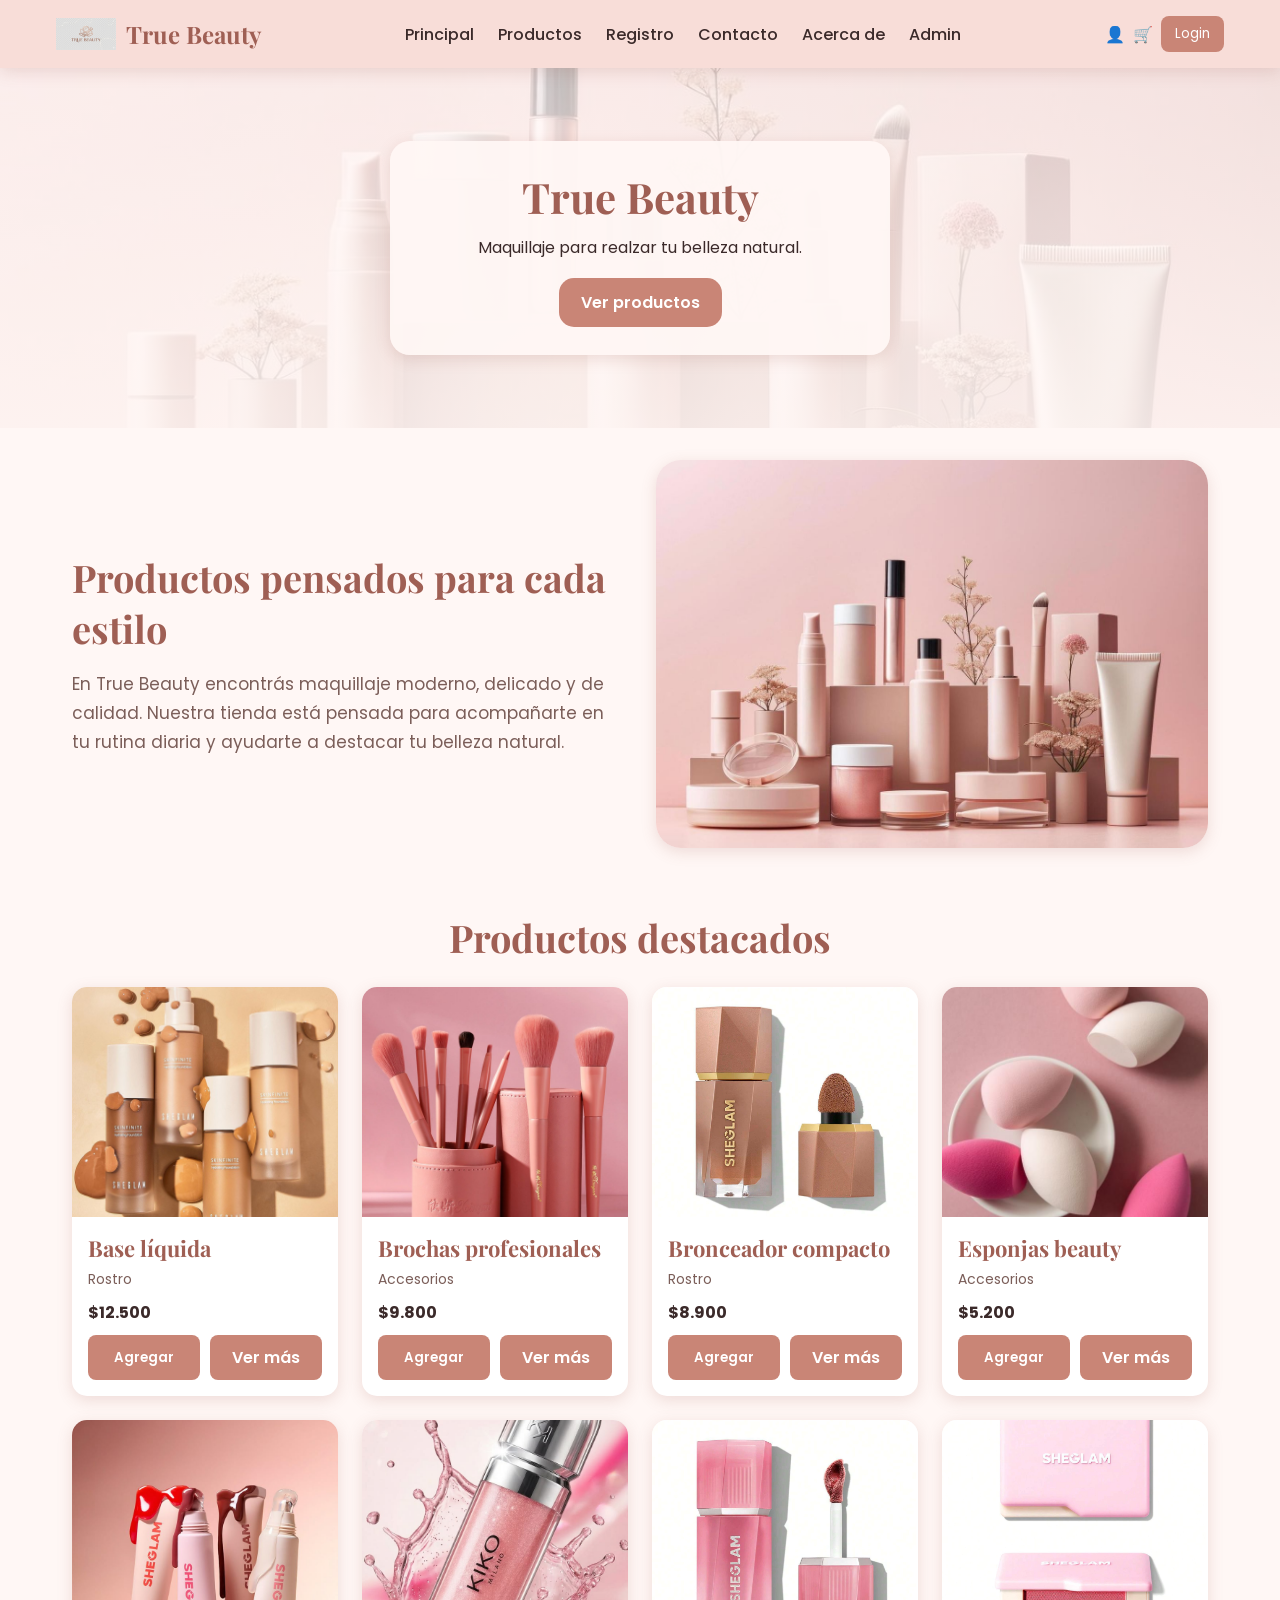
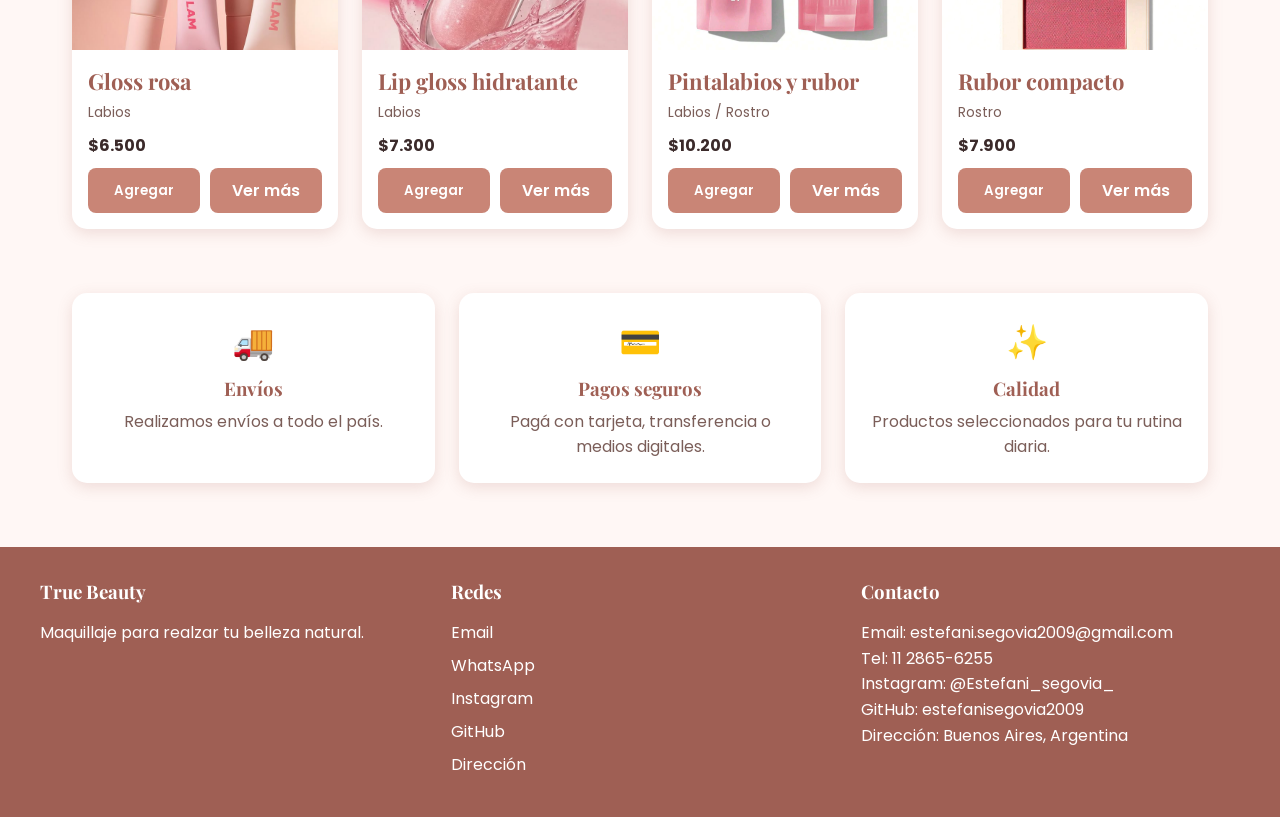
<file: index.html>
<!DOCTYPE html>
<html lang="es">
<head>
  <meta charset="UTF-8">
  <meta name="viewport" content="width=device-width, initial-scale=1.0">
  <title>True Beauty | Inicio</title>

  <link rel="stylesheet" href="css/styles.css">
  <link rel="stylesheet" href="css/home.css">
</head>
<body>
  <header class="site-header">
    <nav class="navbar">
      <a href="../index.html" class="nav-logo">
        <img src="./assets/Imagenes/Logo-TrueBeauty.png" alt="Logo True Beauty">
        <span>True Beauty</span>
      </a>

      <ul class="nav-links">
        <li><a href="index.html">Principal</a></li>
        <li><a href="pages/products.html">Productos</a></li>
        <li><a href="pages/register.html">Registro</a></li>
        <li><a href="pages/contact.html">Contacto</a></li>
        <li><a href="pages/about.html">Acerca de</a></li>
        <li><a href="pages/admin-products.html">Admin</a></li>
      </ul>

      <div class="nav-actions">
        <span>👤</span>
        <span>🛒</span>
        <button class="btn-login">Login</button>
      </div>
    </nav>
  </header>

  <main>

<section class="home-banner">
  <div class="home-banner-content">
    <h1>True Beauty</h1>
    <p>Maquillaje para realzar tu belleza natural.</p>
    <a href="pages/products.html">Ver productos</a>
  </div>
</section>

    <section class="hero">
      <div class="hero-text">
        <h2>Productos pensados para cada estilo</h2>
        <p>
          En True Beauty encontrás maquillaje moderno, delicado y de calidad.
          Nuestra tienda está pensada para acompañarte en tu rutina diaria y ayudarte
          a destacar tu belleza natural.
        </p>
      </div>

      <div class="hero-image">
        <img src="./assets/Imagenes/Portada.jpg" alt="Presentación de maquillaje True Beauty">
      </div>
    </section>

    <section class="featured-products">
      <h2>Productos destacados</h2>

      <div class="products-grid">

        <article class="product-card">
          <img src="assets/Imagenes/Base.png" alt="Base líquida">

          <div class="product-info">
            <h3>Base líquida</h3>
            <p class="category">Rostro</p>
            <p class="price">$12.500</p>

            <div class="card-actions">
              <button>Agregar</button>
              <a href="pages/product-detail.html">Ver más</a>
            </div>
          </div>
        </article>

        <article class="product-card">
          <img src="assets/Imagenes/Brochas.png" alt="Brochas profesionales">

          <div class="product-info">
            <h3>Brochas profesionales</h3>
            <p class="category">Accesorios</p>
            <p class="price">$9.800</p>

            <div class="card-actions">
              <button>Agregar</button>
              <a href="#" class="disabled-link">Ver más</a>
            </div>
          </div>
        </article>

        <article class="product-card">
          <img src="assets/Imagenes/Bronceador.webp" alt="Bronceador compacto">

          <div class="product-info">
            <h3>Bronceador compacto</h3>
            <p class="category">Rostro</p>
            <p class="price">$8.900</p>

            <div class="card-actions">
              <button>Agregar</button>
              <a href="#" class="disabled-link">Ver más</a>
            </div>
          </div>
        </article>

        <article class="product-card">
          <img src="assets/Imagenes/Esponjas.png" alt="Esponjas beauty">

          <div class="product-info">
            <h3>Esponjas beauty</h3>
            <p class="category">Accesorios</p>
            <p class="price">$5.200</p>

            <div class="card-actions">
              <button>Agregar</button>
              <a href="#" class="disabled-link">Ver más</a>
            </div>
          </div>
        </article>

        <article class="product-card">
          <img src="assets/Imagenes/Gloss.png" alt="Gloss rosa">

          <div class="product-info">
            <h3>Gloss rosa</h3>
            <p class="category">Labios</p>
            <p class="price">$6.500</p>

            <div class="card-actions">
              <button>Agregar</button>
              <a href="#" class="disabled-link">Ver más</a>
            </div>
          </div>
        </article>

        <article class="product-card">
          <img src="assets/Imagenes/Lipgloss.png" alt="Lip gloss hidratante">

          <div class="product-info">
            <h3>Lip gloss hidratante</h3>
            <p class="category">Labios</p>
            <p class="price">$7.300</p>

            <div class="card-actions">
              <button>Agregar</button>
              <a href="#" class="disabled-link">Ver más</a>
            </div>
          </div>
        </article>

        <article class="product-card">
          <img src="assets/Imagenes/Pintalabiosyrubor.png" alt="Pintalabios y rubor">

          <div class="product-info">
            <h3>Pintalabios y rubor</h3>
            <p class="category">Labios / Rostro</p>
            <p class="price">$10.200</p>

            <div class="card-actions">
              <button>Agregar</button>
              <a href="#" class="disabled-link">Ver más</a>
            </div>
          </div>
        </article>

        <article class="product-card">
          <img src="assets/Imagenes/Rubor.png" alt="Rubor compacto">

          <div class="product-info">
            <h3>Rubor compacto</h3>
            <p class="category">Rostro</p>
            <p class="price">$7.900</p>

            <div class="card-actions">
              <button>Agregar</button>
              <a href="#" class="disabled-link">Ver más</a>
            </div>
          </div>
        </article>

      </div>
    </section>

    <section class="benefits">
      <article class="benefit-card">
        <span>🚚</span>
        <h3>Envíos</h3>
        <p>Realizamos envíos a todo el país.</p>
      </article>

      <article class="benefit-card">
        <span>💳</span>
        <h3>Pagos seguros</h3>
        <p>Pagá con tarjeta, transferencia o medios digitales.</p>
      </article>

      <article class="benefit-card">
        <span>✨</span>
        <h3>Calidad</h3>
        <p>Productos seleccionados para tu rutina diaria.</p>
      </article>
    </section>

  </main>

<footer class="site-footer">
    <div class="footer-content">

      <div class="footer-column">
        <h3>True Beauty</h3>
        <p>Maquillaje para realzar tu belleza natural.</p>
      </div>

      <div class="footer-column">
        <h3>Redes</h3>
        <a href="#">Email</a>
        <a href="#">WhatsApp</a>
        <a href="#">Instagram</a>
        <a href="#">GitHub</a>
        <a href="#">Dirección</a>

      </div>

      <div class="footer-column">
        <h3>Contacto</h3>
        <p>Email: estefani.segovia2009@gmail.com</p>
        <p>Tel: 11 2865-6255</p>
        <p>Instagram: @Estefani_segovia_</p>
        <p>GitHub: estefanisegovia2009</p>
        <p>Dirección: Buenos Aires, Argentina</p>
      </div>

    </div>
  </footer>

</body>
</html>
</file>
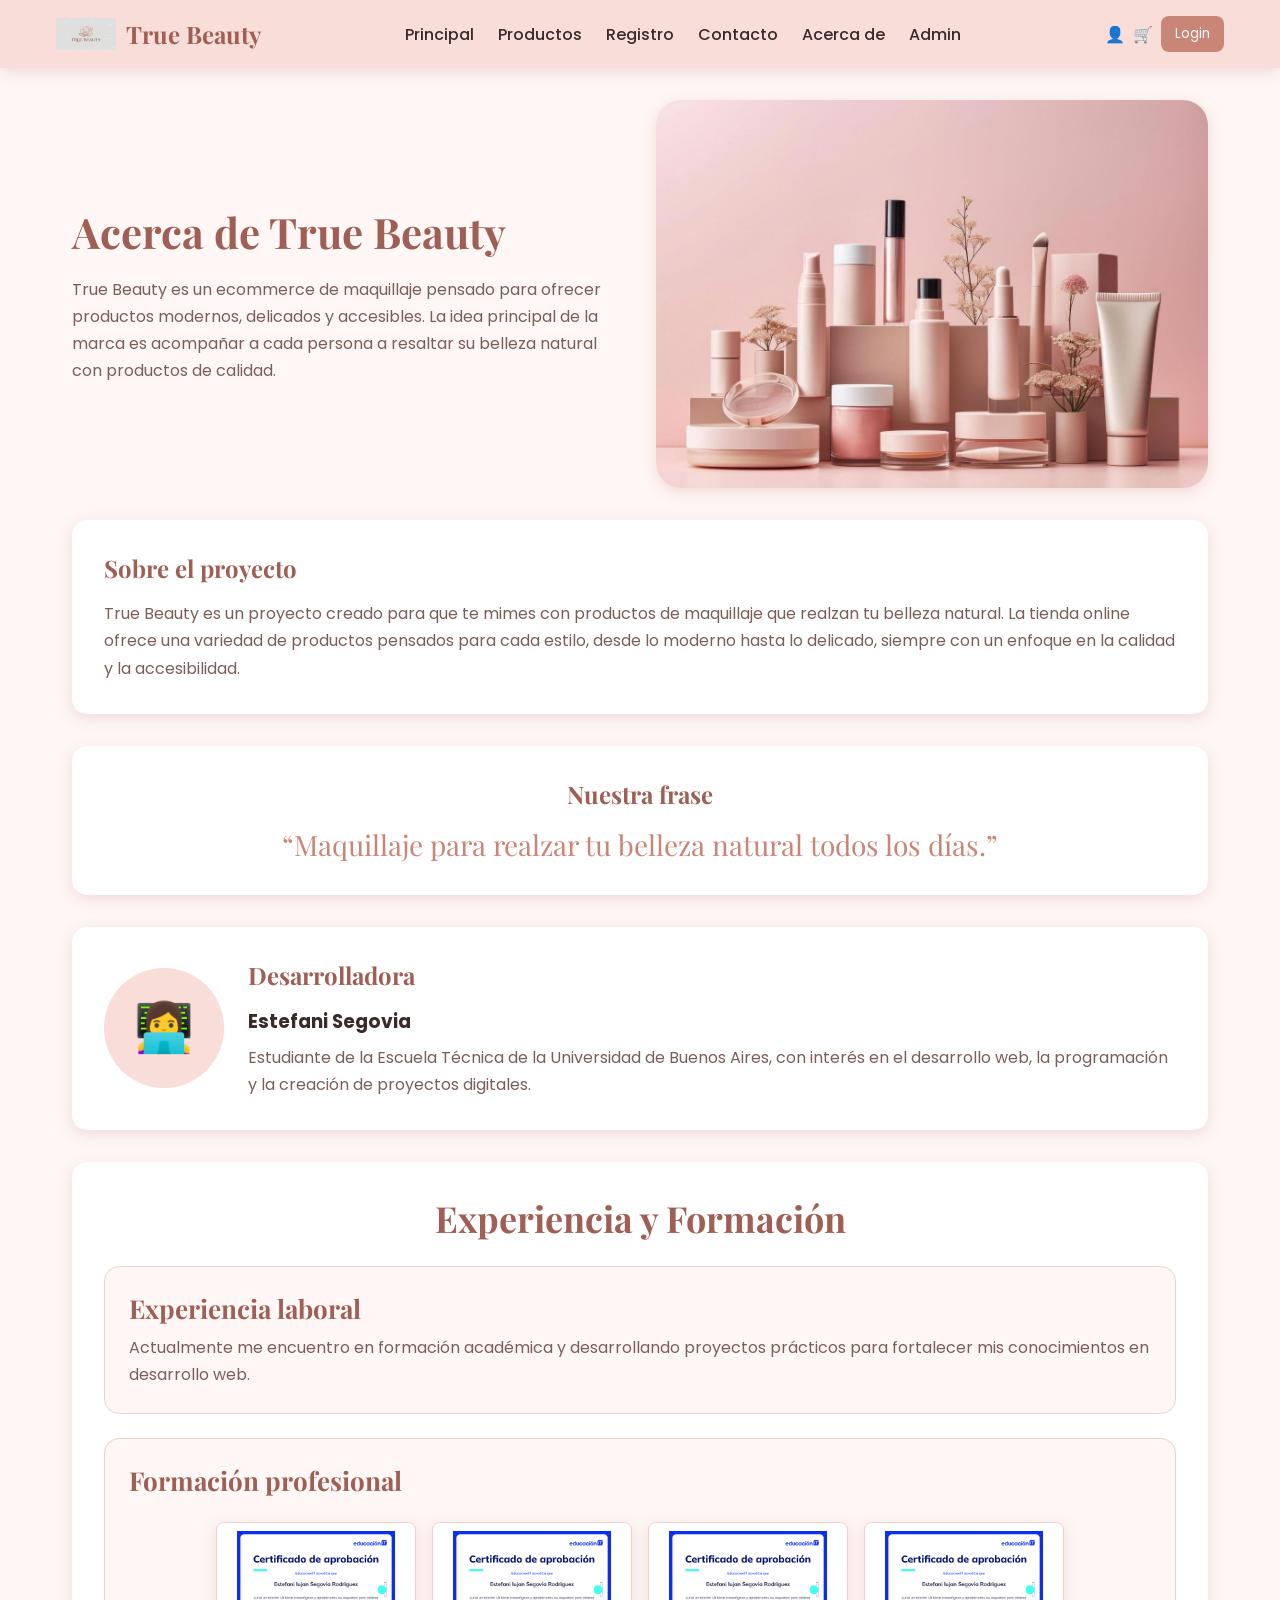
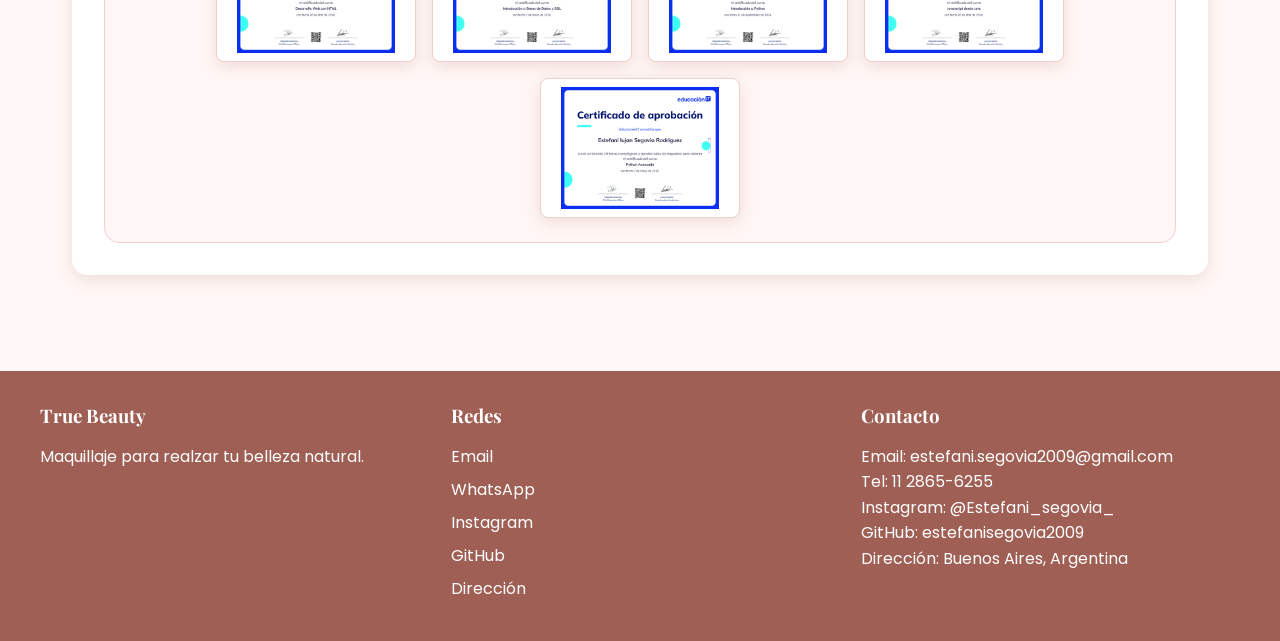
<file: pages/about.html>
<!DOCTYPE html>
<html lang="es">
<head>
  <meta charset="UTF-8">
  <meta name="viewport" content="width=device-width, initial-scale=1.0">
  <title>Acerca de | True Beauty</title>

  <link rel="stylesheet" href="../css/styles.css">
  <link rel="stylesheet" href="../css/about.css">
</head>
<body>

  <header class="site-header">
    <nav class="navbar">
      <a href="../index.html" class="nav-logo">
        <img src="../assets/Imagenes/Logo-TrueBeauty.png" alt="Logo True Beauty">
        <span>True Beauty</span>
      </a>

      <ul class="nav-links">
        <li><a href="../index.html">Principal</a></li>
        <li><a href="products.html">Productos</a></li>
        <li><a href="register.html">Registro</a></li>
        <li><a href="contact.html">Contacto</a></li>
        <li><a href="about.html">Acerca de</a></li>
        <li><a href="admin-products.html">Admin</a></li>
      </ul>

      <div class="nav-actions">
        <span>👤</span>
        <span>🛒</span>
        <button class="btn-login">Login</button>
      </div>
    </nav>
  </header>

  <main class="about-page">

    <section class="about-hero">
      <div class="about-text">
        <h1>Acerca de True Beauty</h1>
        <p>
          True Beauty es un ecommerce de maquillaje pensado para ofrecer productos modernos,
          delicados y accesibles. La idea principal de la marca es acompañar a cada persona
          a resaltar su belleza natural con productos de calidad.
        </p>
      </div>

      <div class="about-image">
        <img src="../assets/Imagenes/Portada.jpg" alt="Productos de maquillaje True Beauty">
      </div>
    </section>

    <section class="project-info">
      <h2>Sobre el proyecto</h2>
      <p>
        True Beauty es un proyecto creado para que te mimes con productos de maquillaje
        que realzan tu belleza natural. La tienda online ofrece una variedad de productos
        pensados para cada estilo, desde lo moderno hasta lo delicado, siempre con un
        enfoque en la calidad y la accesibilidad.
      </p>
    </section>

    <section class="brand-phrase">
      <h2>Nuestra frase</h2>
      <p>“Maquillaje para realzar tu belleza natural todos los días.”</p>
    </section>

    <section class="developer-card">
      <div class="dev-avatar">
       <span>👩‍💻</span>
      </div>

      <div class="dev-info">
        <h2>Desarrolladora</h2>
        <h3>Estefani Segovia</h3>
        <p>
          Estudiante de la Escuela Técnica de la Universidad de Buenos Aires, con interés
          en el desarrollo web, la programación y la creación de proyectos digitales.
        </p>
      </div>
    </section>

    <section id="experiencia" class="seccion">
      <h2>Experiencia y Formación</h2>

      <article class="card">
        <h3>Experiencia laboral</h3>
        <p>Actualmente me encuentro en formación académica y desarrollando proyectos prácticos para fortalecer mis conocimientos en desarrollo web.</p>
      </article>

      <article class="card">
        <h3>Formación profesional</h3>

        <div class="card-certificados">
          <img
            src="../assets/Imagenes/Certificado-Desarrollo-Web-con-HTML-EducaciónIT.png"
            alt="Certificado Desarrollo Web con HTML"
          >

          <img
            src="../assets/Imagenes/Certificado-Introducción-a-Bases-de-Datos-y-SQL-EducaciónIT.png"
            alt="Certificado Introducción a Bases de Datos y SQL"
          >

          <img
            src="../assets/Imagenes/Certificado-Introducción-a-Python-EducaciónIT.png"
            alt="Certificado Introducción a Python"
          >

          <img
            src="../assets/Imagenes/Certificado-Javascript-desde-cero-EducaciónIT.png"
            alt="Certificado Javascript desde cero"
          >

          <img
            src="../assets/Imagenes/Certificado-Python-Avanzado-EducaciónIT (1).png"
            alt="Certificado Python Avanzado"
          >
        </div>
      </article>
    </section>

  </main>

  <footer class="site-footer">
    <div class="footer-content">

      <div class="footer-column">
        <h3>True Beauty</h3>
        <p>Maquillaje para realzar tu belleza natural.</p>
      </div>

      <div class="footer-column">
        <h3>Redes</h3>
        <a href="#">Email</a>
        <a href="#">WhatsApp</a>
        <a href="#">Instagram</a>
        <a href="#">GitHub</a>
        <a href="#">Dirección</a>
      </div>

      <div class="footer-column">
        <h3>Contacto</h3>
        <p>Email: estefani.segovia2009@gmail.com</p>
        <p>Tel: 11 2865-6255</p>
        <p>Instagram: @Estefani_segovia_</p>
        <p>GitHub: estefanisegovia2009</p>
        <p>Dirección: Buenos Aires, Argentina</p>
      </div>

    </div>
  </footer>

</body>
</html>
</file>
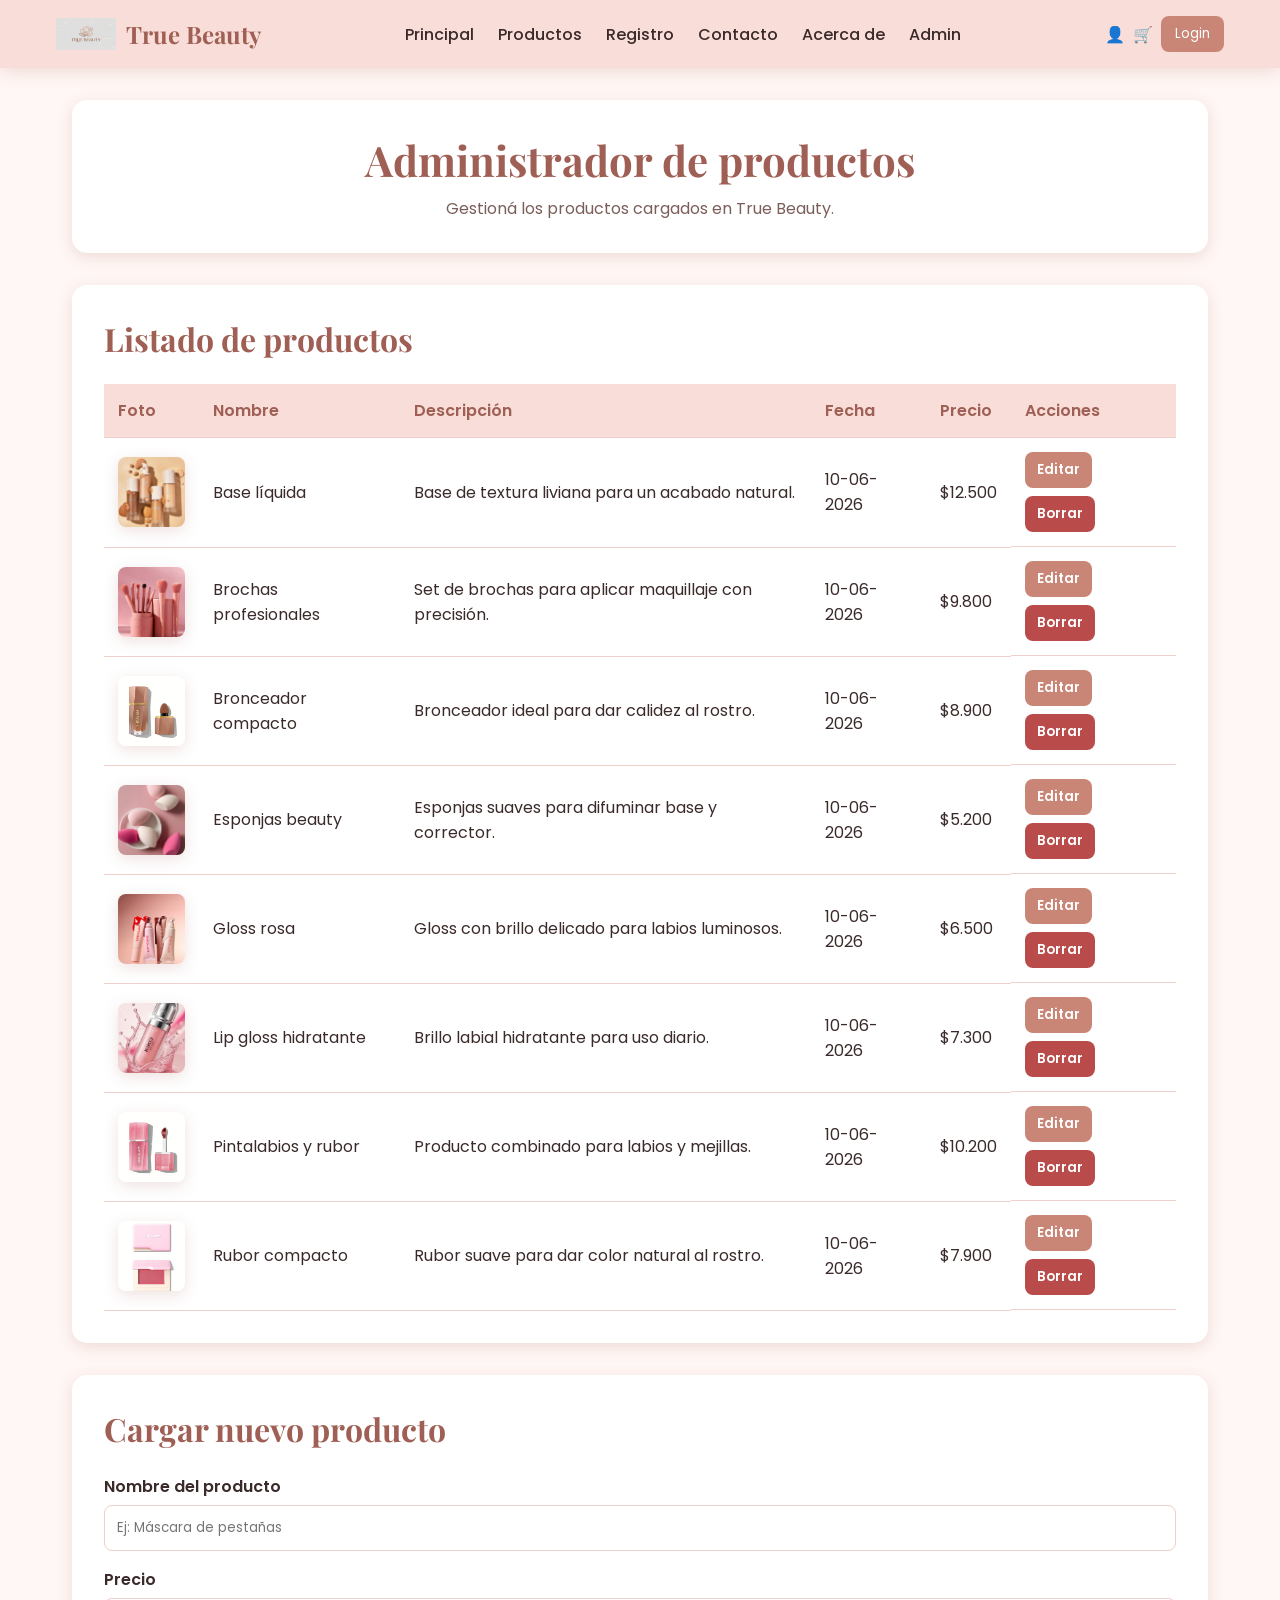
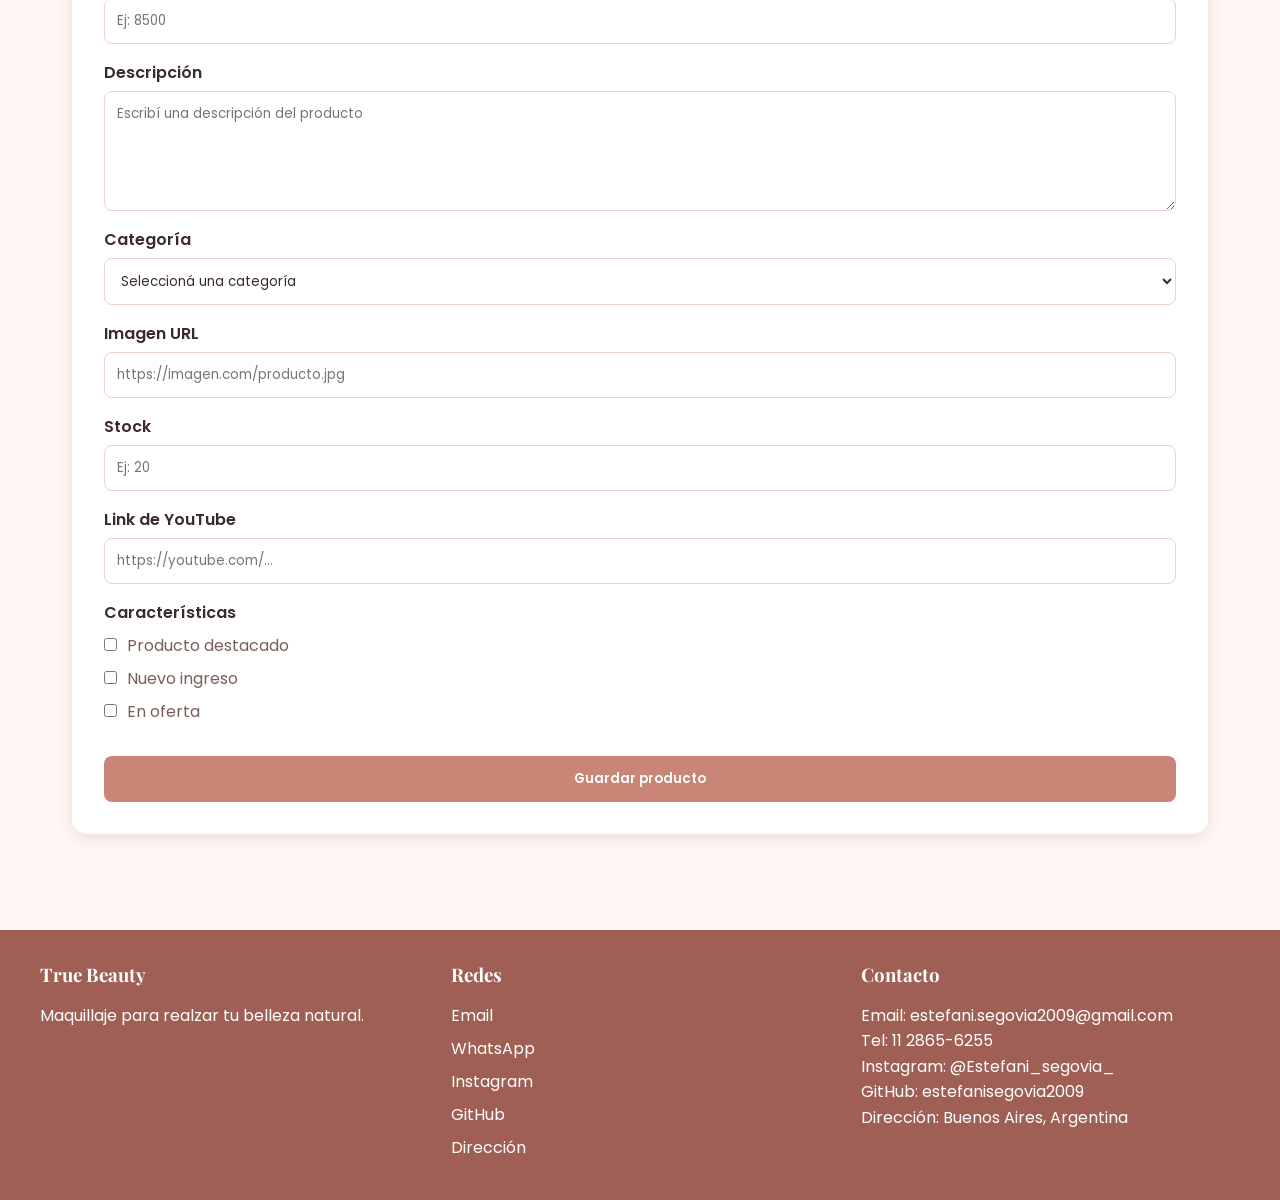
<file: pages/admin-products.html>
<!DOCTYPE html>
<html lang="es">
<head>
  <meta charset="UTF-8">
  <meta name="viewport" content="width=device-width, initial-scale=1.0">
  <title>Admin Productos | True Beauty</title>

  <link rel="stylesheet" href="../css/styles.css">
  <link rel="stylesheet" href="../css/admin.css">
</head>
<body>

  <header class="site-header">
    <nav class="navbar">
      <a href="../index.html" class="nav-logo">
        <img src="../assets/Imagenes/Logo-TrueBeauty.png" alt="Logo True Beauty">
        <span>True Beauty</span>
      </a>

      <ul class="nav-links">
        <li><a href="../index.html">Principal</a></li>
        <li><a href="products.html">Productos</a></li>
        <li><a href="register.html">Registro</a></li>
        <li><a href="contact.html">Contacto</a></li>
        <li><a href="about.html">Acerca de</a></li>
        <li><a href="admin-products.html">Admin</a></li>
      </ul>

      <div class="nav-actions">
        <span>👤</span>
        <span>🛒</span>
        <button class="btn-login">Login</button>
      </div>
    </nav>
  </header>

  <main class="admin-page">

    <section class="admin-title">
      <h1>Administrador de productos</h1>
      <p>Gestioná los productos cargados en True Beauty.</p>
    </section>

    <section class="admin-section">
      <h2>Listado de productos</h2>

      <div class="table-container">
        <table class="products-table">
          <thead>
            <tr>
              <th>Foto</th>
              <th>Nombre</th>
              <th>Descripción</th>
              <th>Fecha</th>
              <th>Precio</th>
              <th>Acciones</th>
            </tr>
          </thead>

          <tbody>
            <tr>
              <td><img src="../assets/Imagenes/Base.png" alt="Base líquida"></td>
              <td>Base líquida</td>
              <td>Base de textura liviana para un acabado natural.</td>
              <td>10-06-2026</td>
              <td>$12.500</td>
              <td class="actions">
                <button class="edit-btn">Editar</button>
                <button class="delete-btn">Borrar</button>
              </td>
            </tr>

            <tr>
              <td><img src="../assets/Imagenes/Brochas.png" alt="Brochas profesionales"></td>
              <td>Brochas profesionales</td>
              <td>Set de brochas para aplicar maquillaje con precisión.</td>
              <td>10-06-2026</td>
              <td>$9.800</td>
              <td class="actions">
                <button class="edit-btn">Editar</button>
                <button class="delete-btn">Borrar</button>
              </td>
            </tr>

            <tr>
              <td><img src="../assets/Imagenes/Bronceador.webp" alt="Bronceador compacto"></td>
              <td>Bronceador compacto</td>
              <td>Bronceador ideal para dar calidez al rostro.</td>
              <td>10-06-2026</td>
              <td>$8.900</td>
              <td class="actions">
                <button class="edit-btn">Editar</button>
                <button class="delete-btn">Borrar</button>
              </td>
            </tr>

            <tr>
              <td><img src="../assets/Imagenes/Esponjas.png" alt="Esponjas beauty"></td>
              <td>Esponjas beauty</td>
              <td>Esponjas suaves para difuminar base y corrector.</td>
              <td>10-06-2026</td>
              <td>$5.200</td>
              <td class="actions">
                <button class="edit-btn">Editar</button>
                <button class="delete-btn">Borrar</button>
              </td>
            </tr>

            <tr>
              <td><img src="../assets/Imagenes/Gloss.png" alt="Gloss rosa"></td>
              <td>Gloss rosa</td>
              <td>Gloss con brillo delicado para labios luminosos.</td>
              <td>10-06-2026</td>
              <td>$6.500</td>
              <td class="actions">
                <button class="edit-btn">Editar</button>
                <button class="delete-btn">Borrar</button>
              </td>
            </tr>

            <tr>
              <td><img src="../assets/Imagenes/Lipgloss.png" alt="Lip gloss hidratante"></td>
              <td>Lip gloss hidratante</td>
              <td>Brillo labial hidratante para uso diario.</td>
              <td>10-06-2026</td>
              <td>$7.300</td>
              <td class="actions">
                <button class="edit-btn">Editar</button>
                <button class="delete-btn">Borrar</button>
              </td>
            </tr>

            <tr>
              <td><img src="../assets/Imagenes/Pintalabiosyrubor.png" alt="Pintalabios y rubor"></td>
              <td>Pintalabios y rubor</td>
              <td>Producto combinado para labios y mejillas.</td>
              <td>10-06-2026</td>
              <td>$10.200</td>
              <td class="actions">
                <button class="edit-btn">Editar</button>
                <button class="delete-btn">Borrar</button>
              </td>
            </tr>

            <tr>
              <td><img src="../assets/Imagenes/Rubor.png" alt="Rubor compacto"></td>
              <td>Rubor compacto</td>
              <td>Rubor suave para dar color natural al rostro.</td>
              <td>10-06-2026</td>
              <td>$7.900</td>
              <td class="actions">
                <button class="edit-btn">Editar</button>
                <button class="delete-btn">Borrar</button>
              </td>
            </tr>
          </tbody>
        </table>
      </div>
    </section>

    <section class="admin-section">
      <h2>Cargar nuevo producto</h2>

      <form class="admin-form">
        <div class="form-group">
          <label for="nombre">Nombre del producto</label>
          <input type="text" id="nombre" name="nombre" placeholder="Ej: Máscara de pestañas" required>
        </div>

        <div class="form-group">
          <label for="precio">Precio</label>
          <input type="number" id="precio" name="precio" placeholder="Ej: 8500" required>
        </div>

        <div class="form-group">
          <label for="descripcion">Descripción</label>
          <textarea id="descripcion" name="descripcion" placeholder="Escribí una descripción del producto" required></textarea>
        </div>

        <div class="form-group">
          <label for="categoria">Categoría</label>
          <select id="categoria" name="categoria" required>
            <option value="">Seleccioná una categoría</option>
            <option value="rostro">Rostro</option>
            <option value="labios">Labios</option>
            <option value="accesorios">Accesorios</option>
          </select>
        </div>

        <div class="form-group">
          <label for="imagen">Imagen URL</label>
          <input type="url" id="imagen" name="imagen" placeholder="https://imagen.com/producto.jpg">
        </div>

        <div class="form-group">
          <label for="stock">Stock</label>
          <input type="number" id="stock" name="stock" placeholder="Ej: 20">
        </div>

        <div class="form-group">
          <label for="youtube">Link de YouTube</label>
          <input type="url" id="youtube" name="youtube" placeholder="https://youtube.com/...">
        </div>

        <div class="checkbox-group">
          <p>Características</p>

          <label>
            <input type="checkbox">
            Producto destacado
          </label>

          <label>
            <input type="checkbox">
            Nuevo ingreso
          </label>

          <label>
            <input type="checkbox">
            En oferta
          </label>
        </div>

        <button type="submit" class="save-btn">Guardar producto</button>
      </form>
    </section>

  </main>

  <footer class="site-footer">
    <div class="footer-content">

      <div class="footer-column">
        <h3>True Beauty</h3>
        <p>Maquillaje para realzar tu belleza natural.</p>
      </div>

      <div class="footer-column">
        <h3>Redes</h3>
        <a href="#">Email</a>
        <a href="#">WhatsApp</a>
        <a href="#">Instagram</a>
        <a href="#">GitHub</a>
        <a href="#">Dirección</a>
      </div>

      <div class="footer-column">
        <h3>Contacto</h3>
        <p>Email: estefani.segovia2009@gmail.com</p>
        <p>Tel: 11 2865-6255</p>
        <p>Instagram: @Estefani_segovia_</p>
        <p>GitHub: estefanisegovia2009</p>
        <p>Dirección: Buenos Aires, Argentina</p>
      </div>

    </div>
  </footer>

</body>
</html>
</file>
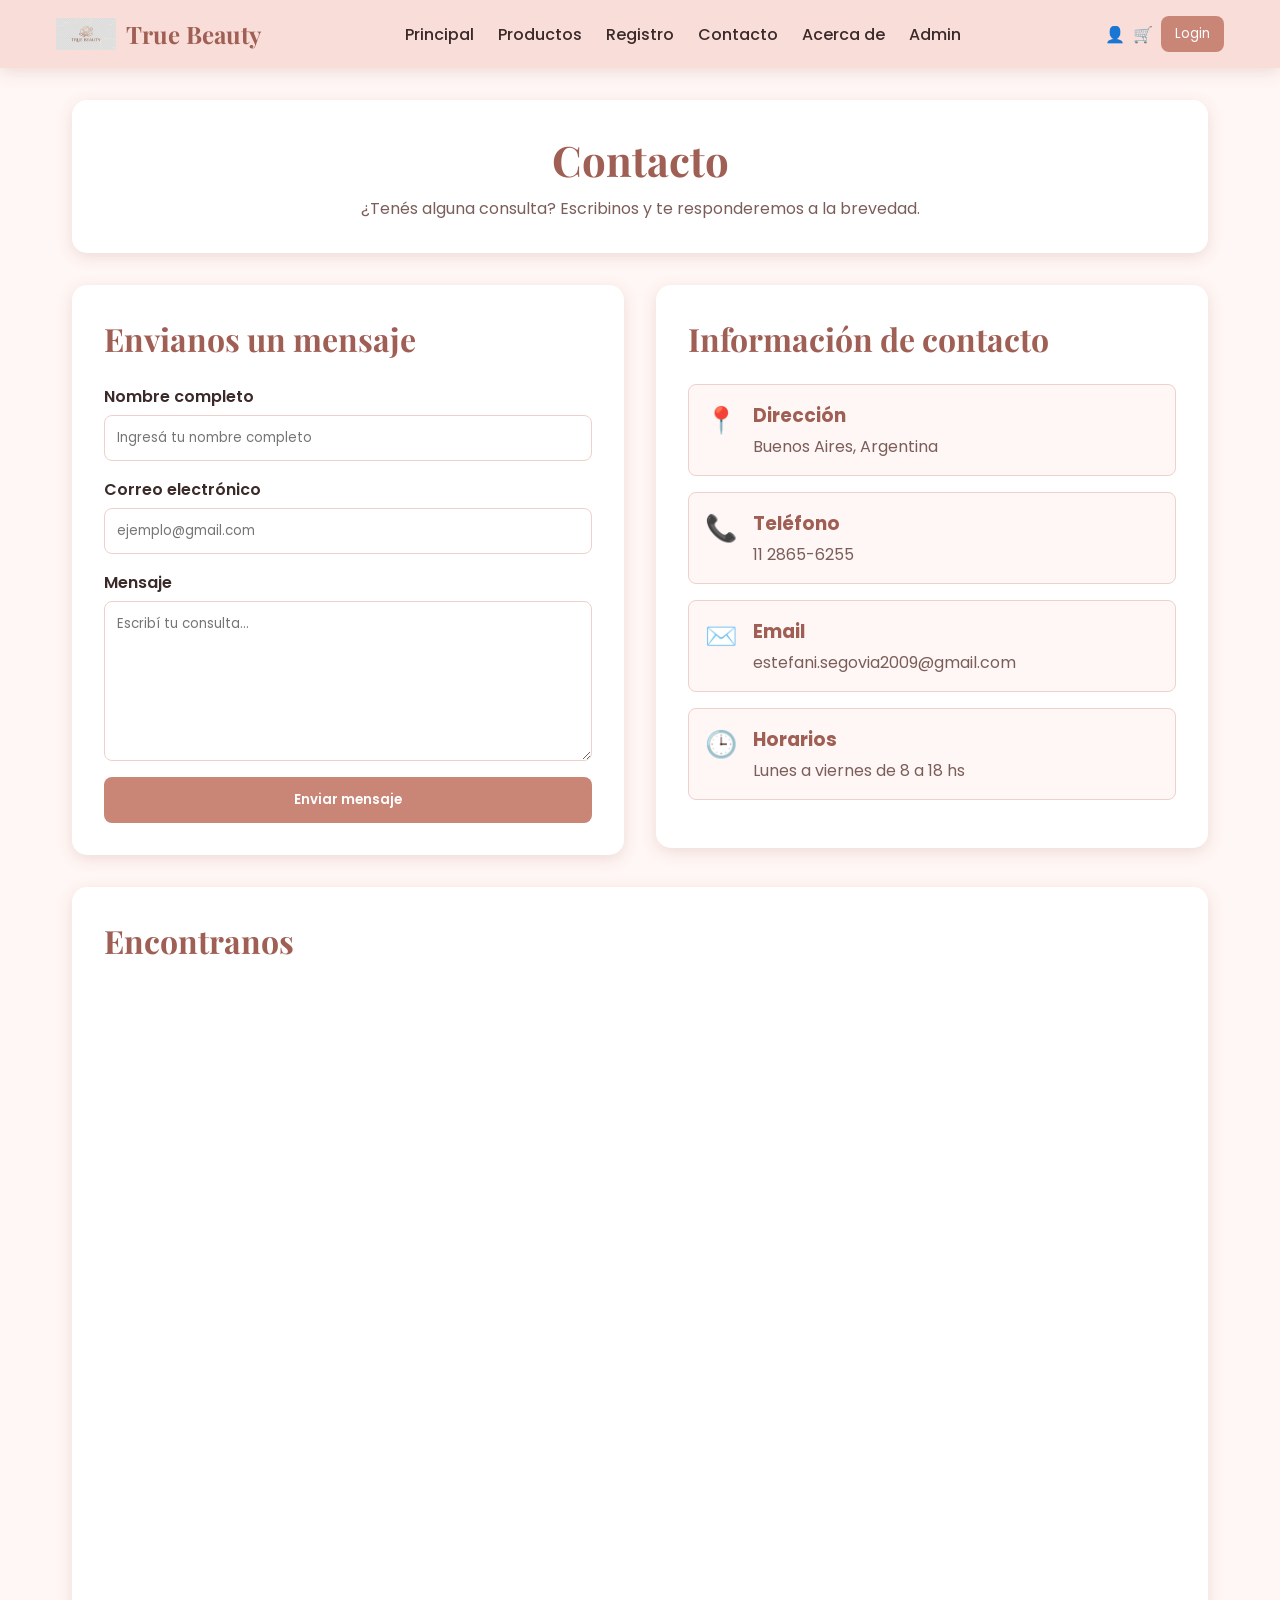
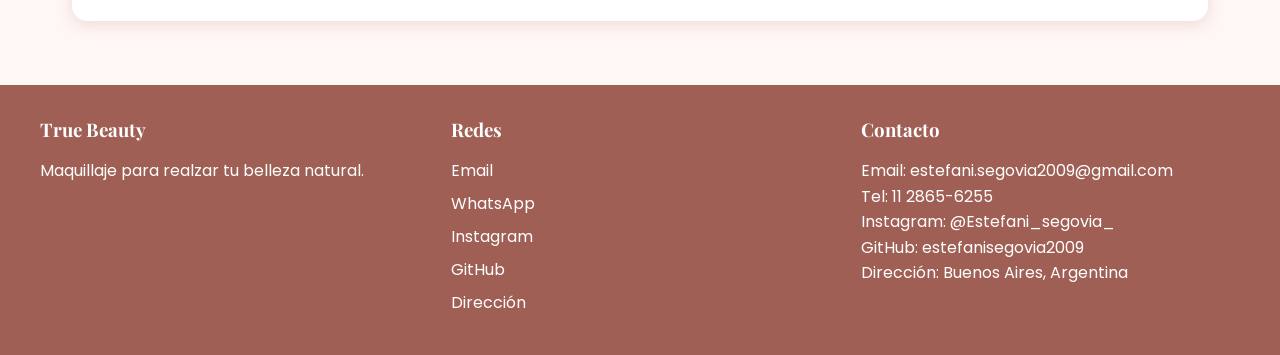
<file: pages/contact.html>
<!DOCTYPE html>
<html lang="es">
<head>
  <meta charset="UTF-8">
  <meta name="viewport" content="width=device-width, initial-scale=1.0">
  <title>Contacto | True Beauty</title>

  <link rel="stylesheet" href="../css/styles.css">
  <link rel="stylesheet" href="../css/contact.css">
</head>
<body>

  <header class="site-header">
    <nav class="navbar">
      <a href="../index.html" class="nav-logo">
        <img src="../assets/Imagenes/Logo-TrueBeauty.png" alt="Logo True Beauty">
        <span>True Beauty</span>
      </a>

      <ul class="nav-links">
        <li><a href="../index.html">Principal</a></li>
        <li><a href="products.html">Productos</a></li>
        <li><a href="register.html">Registro</a></li>
        <li><a href="contact.html">Contacto</a></li>
        <li><a href="about.html">Acerca de</a></li>
        <li><a href="admin-products.html">Admin</a></li>
      </ul>

      <div class="nav-actions">
        <span>👤</span>
        <span>🛒</span>
        <button class="btn-login">Login</button>
      </div>
    </nav>
  </header>

  <main class="contact-page">

    <section class="contact-hero">
      <h1>Contacto</h1>
      <p>
        ¿Tenés alguna consulta? Escribinos y te responderemos a la brevedad.
      </p>
    </section>

    <section class="contact-content">

      <div class="contact-form-box">
        <h2>Envianos un mensaje</h2>

        <form class="contact-form">
          <div class="form-group">
            <label for="nombre">Nombre completo</label>
            <input 
              type="text" 
              id="nombre" 
              name="nombre" 
              placeholder="Ingresá tu nombre completo"
              required
            >
          </div>

          <div class="form-group">
            <label for="email">Correo electrónico</label>
            <input 
              type="email" 
              id="email" 
              name="email" 
              placeholder="ejemplo@gmail.com"
              required
            >
          </div>

          <div class="form-group">
            <label for="mensaje">Mensaje</label>
            <textarea 
              id="mensaje" 
              name="mensaje" 
              placeholder="Escribí tu consulta..."
              minlength="20"
              maxlength="1000"
              required
            ></textarea>
          </div>

          <button type="submit">Enviar mensaje</button>
        </form>
      </div>

      <div class="contact-info-box">
        <h2>Información de contacto</h2>

        <article class="info-card">
          <span>📍</span>
          <div>
            <h3>Dirección</h3>
            <p>Buenos Aires, Argentina</p>
          </div>
        </article>

        <article class="info-card">
          <span>📞</span>
          <div>
            <h3>Teléfono</h3>
            <p>11 2865-6255</p>
          </div>
        </article>

        <article class="info-card">
          <span>✉️</span>
          <div>
            <h3>Email</h3>
            <p>estefani.segovia2009@gmail.com</p>
          </div>
        </article>

        <article class="info-card">
          <span>🕒</span>
          <div>
            <h3>Horarios</h3>
            <p>Lunes a viernes de 8 a 18 hs</p>
          </div>
        </article>
      </div>

    </section>

    <section class="map-section">
      <h2>Encontranos</h2>

      <div class="map-container">
        <iframe 
          src="https://www.google.com/maps?q=Buenos%20Aires%20Argentina&output=embed"
          loading="lazy"
          referrerpolicy="no-referrer-when-downgrade">
        </iframe>
      </div>
    </section>

  </main>

<footer class="site-footer">
    <div class="footer-content">

      <div class="footer-column">
        <h3>True Beauty</h3>
        <p>Maquillaje para realzar tu belleza natural.</p>
      </div>

      <div class="footer-column">
        <h3>Redes</h3>
        <a href="#">Email</a>
        <a href="#">WhatsApp</a>
        <a href="#">Instagram</a>
        <a href="#">GitHub</a>
        <a href="#">Dirección</a>

      </div>

      <div class="footer-column">
        <h3>Contacto</h3>
        <p>Email: estefani.segovia2009@gmail.com</p>
        <p>Tel: 11 2865-6255</p>
        <p>Instagram: @Estefani_segovia_</p>
        <p>GitHub: estefanisegovia2009</p>
        <p>Dirección: Buenos Aires, Argentina</p>
      </div>

    </div>
  </footer>

</body>
</html>
</file>
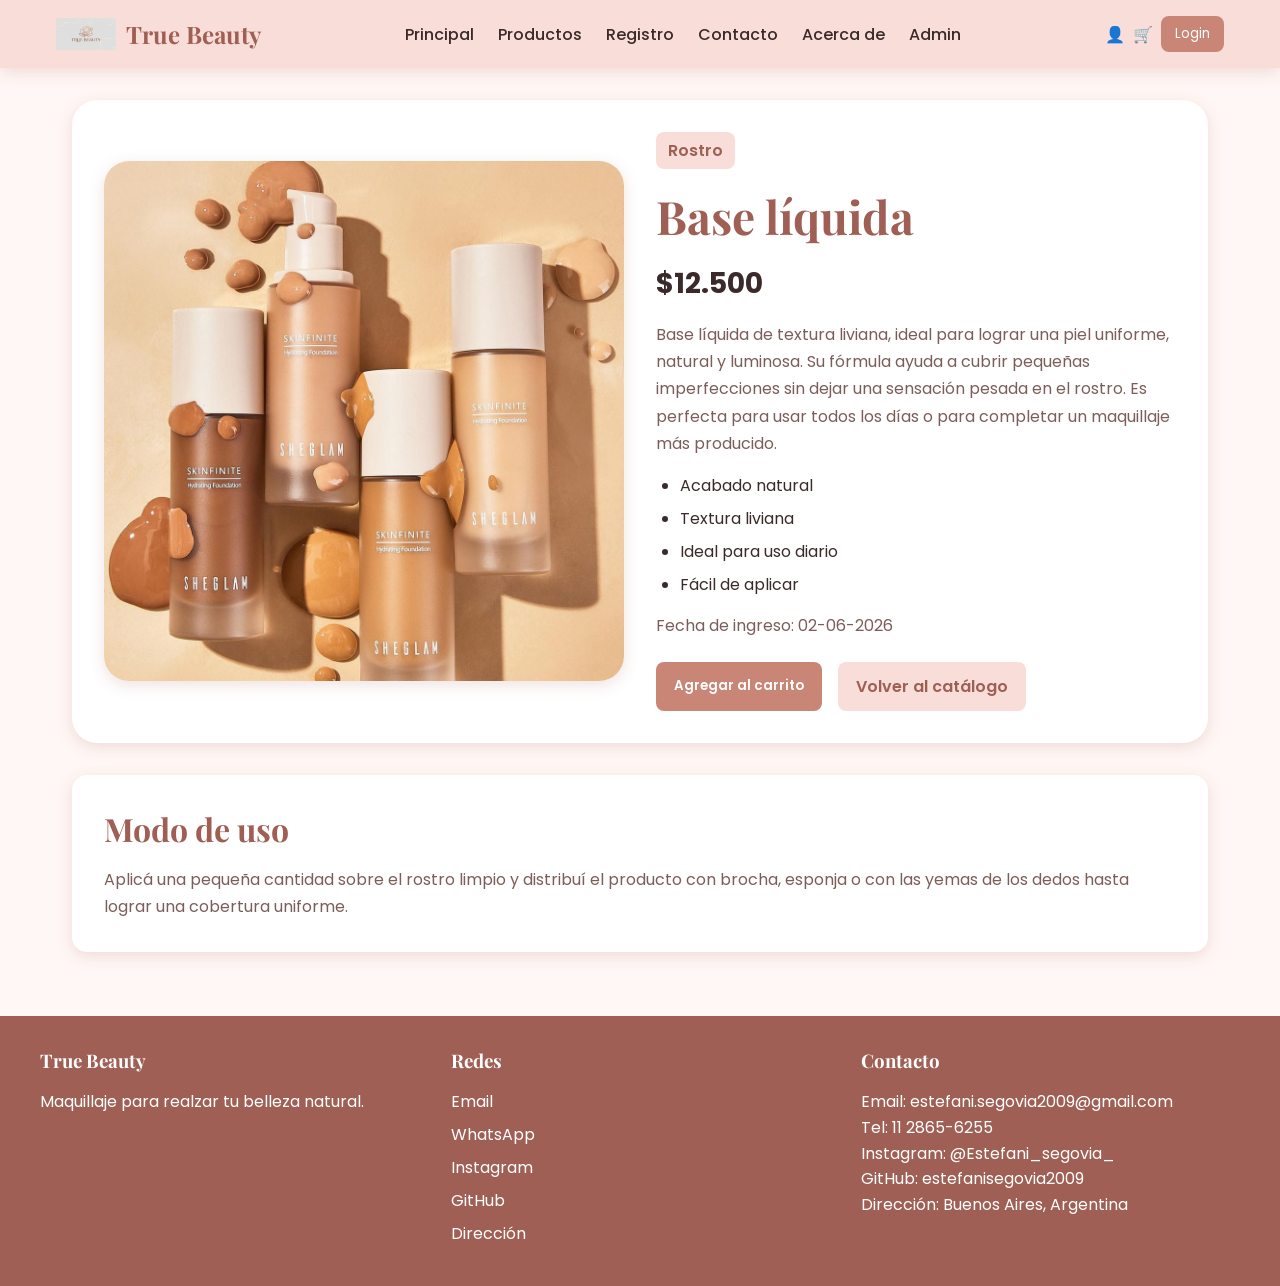
<file: pages/product-detail.html>
<!DOCTYPE html>
<html lang="es">
<head>
  <meta charset="UTF-8">
  <meta name="viewport" content="width=device-width, initial-scale=1.0">
  <title>Detalle del producto | True Beauty</title>

  <link rel="stylesheet" href="../css/styles.css">
  <link rel="stylesheet" href="../css/product-detail.css">
</head>
<body>

  <header class="site-header">
    <nav class="navbar">
      <a href="../index.html" class="nav-logo">
        <img src="../assets/Imagenes/Logo-TrueBeauty.png" alt="Logo True Beauty">
        <span>True Beauty</span>
      </a>

      <ul class="nav-links">
        <li><a href="../index.html">Principal</a></li>
        <li><a href="products.html">Productos</a></li>
        <li><a href="register.html">Registro</a></li>
        <li><a href="contact.html">Contacto</a></li>
        <li><a href="about.html">Acerca de</a></li>
        <li><a href="admin-products.html">Admin</a></li>
      </ul>

      <div class="nav-actions">
        <span>👤</span>
        <span>🛒</span>
        <button class="btn-login">Login</button>
      </div>
    </nav>
  </header>

  <main class="detail-main">

    <section class="detail-container">

      <div class="detail-photo">
        <img src="../assets/Imagenes/Base.png" alt="Base líquida True Beauty">
      </div>

      <div class="detail-content">
        <span class="detail-tag">Rostro</span>

        <h1>Base líquida</h1>

        <p class="detail-price">$12.500</p>

        <p class="detail-description">
          Base líquida de textura liviana, ideal para lograr una piel uniforme,
          natural y luminosa. Su fórmula ayuda a cubrir pequeñas imperfecciones
          sin dejar una sensación pesada en el rostro. Es perfecta para usar todos
          los días o para completar un maquillaje más producido.
        </p>

        <ul class="detail-features">
          <li>Acabado natural</li>
          <li>Textura liviana</li>
          <li>Ideal para uso diario</li>
          <li>Fácil de aplicar</li>
        </ul>

        <p class="detail-date">Fecha de ingreso: 02-06-2026</p>

        <div class="detail-buttons">
          <button>Agregar al carrito</button>
          <a href="products.html">Volver al catálogo</a>
        </div>
      </div>

    </section>

    <section class="detail-extra">
      <h2>Modo de uso</h2>
      <p>
        Aplicá una pequeña cantidad sobre el rostro limpio y distribuí el producto
        con brocha, esponja o con las yemas de los dedos hasta lograr una cobertura uniforme.
      </p>
    </section>

  </main>

  <footer class="site-footer">
    <div class="footer-content">

      <div class="footer-column">
        <h3>True Beauty</h3>
        <p>Maquillaje para realzar tu belleza natural.</p>
      </div>

      <div class="footer-column">
        <h3>Redes</h3>
        <a href="#">Email</a>
        <a href="#">WhatsApp</a>
        <a href="#">Instagram</a>
        <a href="#">GitHub</a>
        <a href="#">Dirección</a>

      </div>

      <div class="footer-column">
        <h3>Contacto</h3>
        <p>Email: estefani.segovia2009@gmail.com</p>
        <p>Tel: 11 2865-6255</p>
        <p>Instagram: @Estefani_segovia_</p>
        <p>GitHub: estefanisegovia2009</p>
        <p>Dirección: Buenos Aires, Argentina</p>
      </div>

    </div>
  </footer>
</body>
</html>
</file>
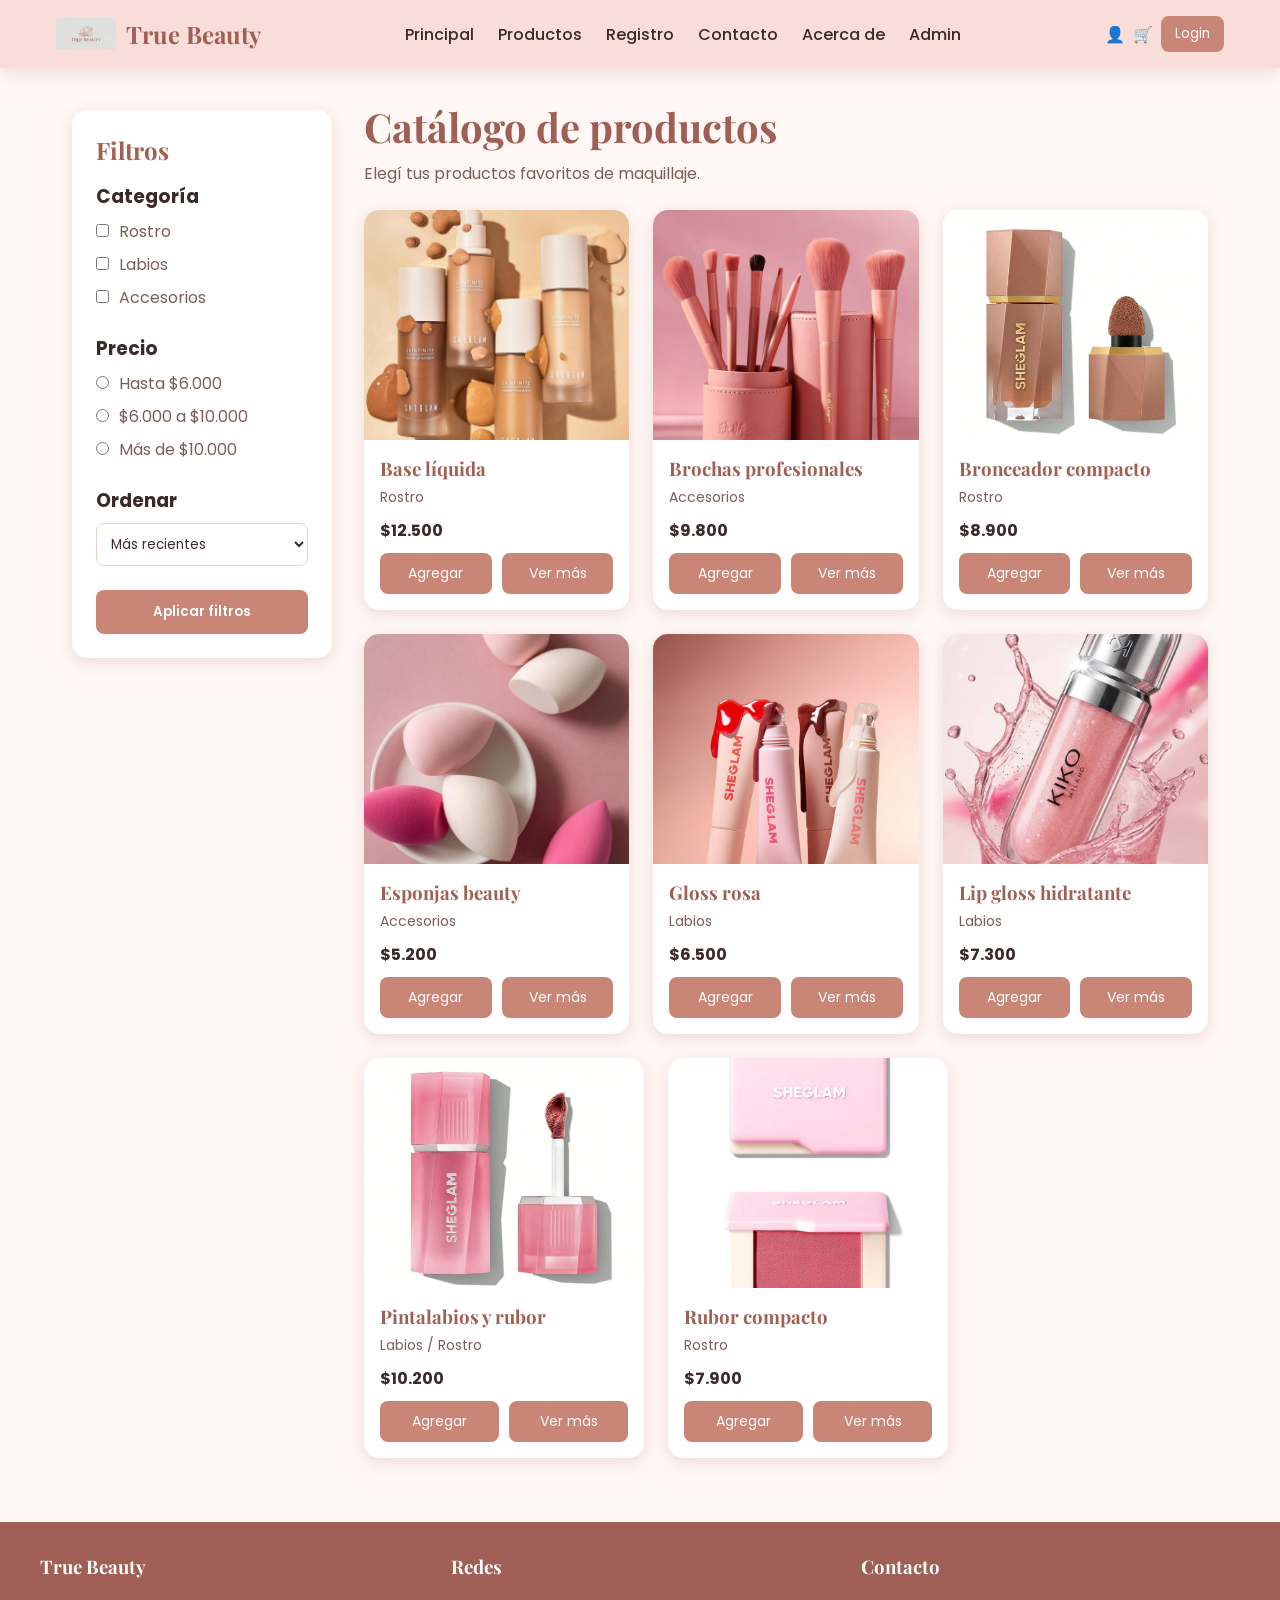
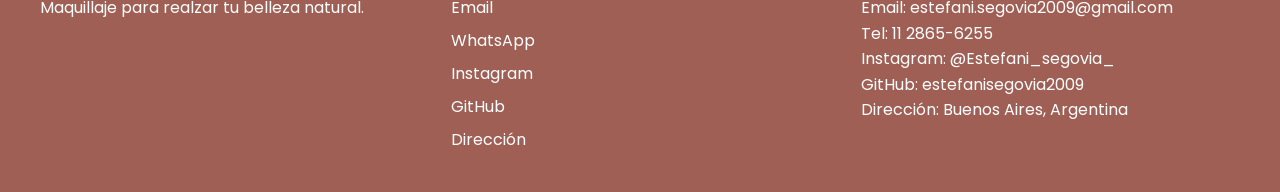
<file: pages/products.html>
<!DOCTYPE html>
<html lang="es">
<head>
  <meta charset="UTF-8">
  <meta name="viewport" content="width=device-width, initial-scale=1.0">
  <title>Productos | True Beauty</title>

  <link rel="stylesheet" href="../css/styles.css">
  <link rel="stylesheet" href="../css/products.css">
</head>
<body>

  <header class="site-header">
    <nav class="navbar">
      <a href="../index.html" class="nav-logo">
        <img src="../assets/Imagenes/Logo-TrueBeauty.png" alt="Logo True Beauty">
        <span>True Beauty</span>
      </a>

      <ul class="nav-links">
        <li><a href="../index.html">Principal</a></li>
        <li><a href="products.html">Productos</a></li>
        <li><a href="register.html">Registro</a></li>
        <li><a href="contact.html">Contacto</a></li>
        <li><a href="about.html">Acerca de</a></li>
        <li><a href="admin-products.html">Admin</a></li>
      </ul>

      <div class="nav-actions">
        <span>👤</span>
        <span>🛒</span>
        <button class="btn-login">Login</button>
      </div>
    </nav>
  </header>

  <main class="products-page">

    <aside class="filters">
      <h2>Filtros</h2>

      <div class="filter-group">
        <h3>Categoría</h3>

        <label>
          <input type="checkbox">
          Rostro
        </label>

        <label>
          <input type="checkbox">
          Labios
        </label>

        <label>
          <input type="checkbox">
          Accesorios
        </label>
      </div>

      <div class="filter-group">
        <h3>Precio</h3>

        <label>
          <input type="radio" name="precio">
          Hasta $6.000
        </label>

        <label>
          <input type="radio" name="precio">
          $6.000 a $10.000
        </label>

        <label>
          <input type="radio" name="precio">
          Más de $10.000
        </label>
      </div>

      <div class="filter-group">
        <h3>Ordenar</h3>

        <select>
          <option>Más recientes</option>
          <option>Menor precio</option>
          <option>Mayor precio</option>
        </select>
      </div>

      <button class="filter-button">Aplicar filtros</button>
    </aside>

    <section class="catalog">
      <div class="catalog-header">
        <h1>Catálogo de productos</h1>
        <p>Elegí tus productos favoritos de maquillaje.</p>
      </div>

      <div class="products-grid">

        <article class="product-card">
          <img src="../assets/Imagenes/Base.png" alt="Base líquida">

          <div class="product-info">
            <h3>Base líquida</h3>
            <p class="category">Rostro</p>
            <p class="price">$12.500</p>

            <div class="card-actions">
              <button>Agregar</button>
              <a href="product-detail.html">Ver más</a>
            </div>
          </div>
        </article>

        <article class="product-card">
          <img src="../assets/Imagenes/Brochas.png" alt="Brochas profesionales">

          <div class="product-info">
            <h3>Brochas profesionales</h3>
            <p class="category">Accesorios</p>
            <p class="price">$9.800</p>

            <div class="card-actions">
              <button>Agregar</button>
              <a href="#" class="disabled-link">Ver más</a>
            </div>
          </div>
        </article>

        <article class="product-card">
          <img src="../assets/Imagenes/Bronceador.webp" alt="Bronceador compacto">

          <div class="product-info">
            <h3>Bronceador compacto</h3>
            <p class="category">Rostro</p>
            <p class="price">$8.900</p>

            <div class="card-actions">
              <button>Agregar</button>
              <a href="#" class="disabled-link">Ver más</a>
            </div>
          </div>
        </article>

        <article class="product-card">
          <img src="../assets/Imagenes/Esponjas.png" alt="Esponjas beauty">

          <div class="product-info">
            <h3>Esponjas beauty</h3>
            <p class="category">Accesorios</p>
            <p class="price">$5.200</p>

            <div class="card-actions">
              <button>Agregar</button>
              <a href="#" class="disabled-link">Ver más</a>
            </div>
          </div>
        </article>

        <article class="product-card">
          <img src="../assets/Imagenes/Gloss.png" alt="Gloss rosa">

          <div class="product-info">
            <h3>Gloss rosa</h3>
            <p class="category">Labios</p>
            <p class="price">$6.500</p>

            <div class="card-actions">
              <button>Agregar</button>
              <a href="#" class="disabled-link">Ver más</a>
            </div>
          </div>
        </article>

        <article class="product-card">
          <img src="../assets/Imagenes/Lipgloss.png" alt="Lip gloss hidratante">

          <div class="product-info">
            <h3>Lip gloss hidratante</h3>
            <p class="category">Labios</p>
            <p class="price">$7.300</p>

            <div class="card-actions">
              <button>Agregar</button>
              <a href="#" class="disabled-link">Ver más</a>
            </div>
          </div>
        </article>

        <article class="product-card">
          <img src="../assets/Imagenes/Pintalabiosyrubor.png" alt="Pintalabios y rubor">

          <div class="product-info">
            <h3>Pintalabios y rubor</h3>
            <p class="category">Labios / Rostro</p>
            <p class="price">$10.200</p>

            <div class="card-actions">
              <button>Agregar</button>
              <a href="#" class="disabled-link">Ver más</a>
            </div>
          </div>
        </article>

        <article class="product-card">
          <img src="../assets/Imagenes/Rubor.png" alt="Rubor compacto">

          <div class="product-info">
            <h3>Rubor compacto</h3>
            <p class="category">Rostro</p>
            <p class="price">$7.900</p>

            <div class="card-actions">
              <button>Agregar</button>
              <a href="#" class="disabled-link">Ver más</a>
            </div>
          </div>
        </article>

      </div>
    </section>

  </main>

  <footer class="site-footer">
    <div class="footer-content">

      <div class="footer-column">
        <h3>True Beauty</h3>
        <p>Maquillaje para realzar tu belleza natural.</p>
      </div>

      <div class="footer-column">
        <h3>Redes</h3>
        <a href="#">Email</a>
        <a href="#">WhatsApp</a>
        <a href="#">Instagram</a>
        <a href="#">GitHub</a>
        <a href="#">Dirección</a>
      </div>

      <div class="footer-column">
        <h3>Contacto</h3>
        <p>Email: estefani.segovia2009@gmail.com</p>
        <p>Tel: 11 2865-6255</p>
        <p>Instagram: @Estefani_segovia_</p>
        <p>GitHub: estefanisegovia2009</p>
        <p>Dirección: Buenos Aires, Argentina</p>
      </div>

    </div>
  </footer>

</body>
</html>
</file>
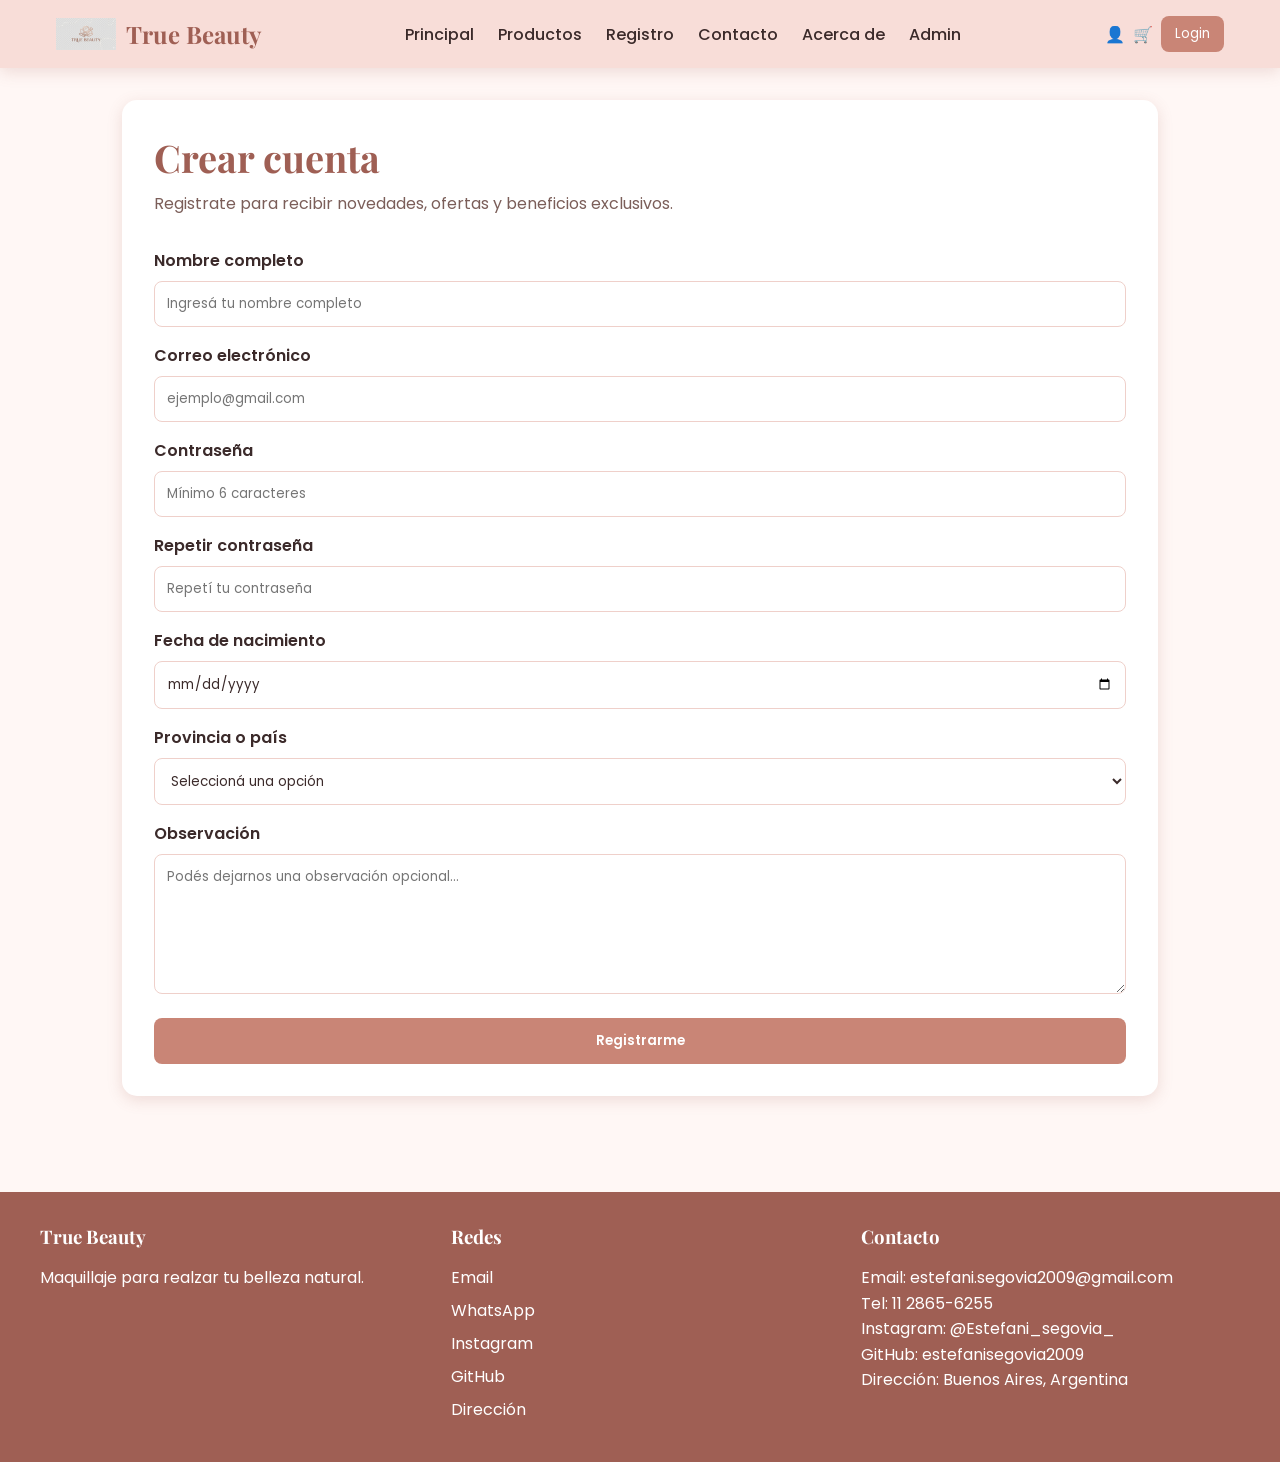
<file: pages/register.html>
<!DOCTYPE html>
<html lang="es">
<head>
  <meta charset="UTF-8">
  <meta name="viewport" content="width=device-width, initial-scale=1.0">
  <title>Registro | True Beauty</title>

  <link rel="stylesheet" href="../css/styles.css">
  <link rel="stylesheet" href="../css/register.css">
</head>
<body>

  <header class="site-header">
    <nav class="navbar">
      <a href="../index.html" class="nav-logo">
        <img src="../assets/Imagenes/Logo-TrueBeauty.png" alt="Logo True Beauty">
        <span>True Beauty</span>
      </a>

      <ul class="nav-links">
        <li><a href="../index.html">Principal</a></li>
       <li><a href="products.html">Productos</a></li>
       <li><a href="register.html">Registro</a></li>
       <li><a href="contact.html">Contacto</a></li>
       <li><a href="about.html">Acerca de</a></li>
       <li><a href="admin-products.html">Admin</a></li>
      </ul>

      <div class="nav-actions">
        <span>👤</span>
        <span>🛒</span>
        <button class="btn-login">Login</button>
      </div>
    </nav>
  </header>

  <main class="form-page">

    <section class="form-section">
      <h1>Crear cuenta</h1>
      <p class="form-intro">
        Registrate para recibir novedades, ofertas y beneficios exclusivos.
      </p>

      <form class="contact-form">
        <label for="nombre">Nombre completo</label>
        <input 
          type="text" 
          id="nombre" 
          name="nombre" 
          placeholder="Ingresá tu nombre completo"
          required
        >

        <label for="email">Correo electrónico</label>
        <input 
          type="email" 
          id="email" 
          name="email" 
          placeholder="ejemplo@gmail.com"
          required
        >

        <label for="password">Contraseña</label>
        <input 
          type="password" 
          id="password" 
          name="password" 
          placeholder="Mínimo 6 caracteres"
          minlength="6"
          required
        >

        <label for="repeat-password">Repetir contraseña</label>
        <input 
          type="password" 
          id="repeat-password" 
          name="repeat-password" 
          placeholder="Repetí tu contraseña"
          minlength="6"
          required
        >

        <label for="fecha">Fecha de nacimiento</label>
        <input 
          type="date" 
          id="fecha" 
          name="fecha"
          required
        >

        <label for="provincia">Provincia o país</label>
        <select id="provincia" name="provincia" required>
          <option value="">Seleccioná una opción</option>
          <option value="buenos-aires">Buenos Aires</option>
          <option value="cordoba">Córdoba</option>
          <option value="santa-fe">Santa Fe</option>
          <option value="mendoza">Mendoza</option>
          <option value="entre-rios">Entre Ríos</option>
          <option value="otro">Otro país</option>
        </select>

        <label for="observacion">Observación</label>
        <textarea 
          id="observacion" 
          name="observacion" 
          placeholder="Podés dejarnos una observación opcional..."
          maxlength="500"
        ></textarea>

        <button type="submit">Registrarme</button>
      </form>
    </section>

  </main>

  <footer class="site-footer">
    <div class="footer-content">

      <div class="footer-column">
        <h3>True Beauty</h3>
        <p>Maquillaje para realzar tu belleza natural.</p>
      </div>

      <div class="footer-column">
        <h3>Redes</h3>
        <a href="#">Email</a>
        <a href="#">WhatsApp</a>
        <a href="#">Instagram</a>
        <a href="#">GitHub</a>
        <a href="#">Dirección</a>

      </div>

      <div class="footer-column">
        <h3>Contacto</h3>
        <p>Email: estefani.segovia2009@gmail.com</p>
        <p>Tel: 11 2865-6255</p>
        <p>Instagram: @Estefani_segovia_</p>
        <p>GitHub: estefanisegovia2009</p>
        <p>Dirección: Buenos Aires, Argentina</p>
      </div>

    </div>
  </footer>
</body>
</html>
</file>
<file: css/styles.css>
@import url('https://fonts.googleapis.com/css2?family=Playfair+Display:wght@500;600;700&family=Poppins:wght@300;400;500;600&display=swap');

:root {
  --color-primary: #c98576;
  --color-primary-dark: #9f5f54;
  --color-primary-light: #e8b7ad;

  --color-bg: #fff7f5;
  --color-bg-secondary: #f8ddd8;
  --color-card: #ffffff;

  --color-text: #3b2a2a;
  --color-text-light: #7b5e59;
  --color-white: #ffffff;

  --color-border: #efd0ca;
  --color-hover: #f3c6bd;
  --color-shadow: rgba(159, 95, 84, 0.18);

  --font-title: "Playfair Display", serif;
  --font-text: "Poppins", sans-serif;

  --radius-sm: 8px;
  --radius-md: 15px;
  --radius-lg: 25px;

  --spacing-sm: 8px;
  --spacing-md: 16px;
  --spacing-lg: 24px;
  --spacing-xl: 32px;

  --shadow-card: 0 4px 15px var(--color-shadow);
  --shadow-hover: 0 8px 25px rgba(159, 95, 84, 0.28);

  --transition: 0.3s ease;
}

* {
  margin: 0;
  padding: 0;
  box-sizing: border-box;
}

html {
  scroll-behavior: smooth;
}

body {
  font-family: var(--font-text);
  background-color: var(--color-bg);
  color: var(--color-text);
}

img {
  max-width: 100%;
  display: block;
}

a {
  text-decoration: none;
  color: inherit;
}

ul {
  list-style: none;
}

button {
  font-family: var(--font-text);
}

/* HEADER */

.site-header {
  position: sticky;
  top: 0;
  z-index: 1000;
  background-color: var(--color-bg-secondary);
  box-shadow: var(--shadow-card);
}

.navbar {
  max-width: 1200px;
  margin: 0 auto;
  padding: var(--spacing-md);
  display: flex;
  justify-content: space-between;
  align-items: center;
  gap: var(--spacing-md);
}

.nav-logo {
  display: flex;
  align-items: center;
  gap: 10px;
  font-family: var(--font-title);
  font-size: 24px;
  color: var(--color-primary-dark);
  font-weight: 700;
}

.nav-logo img {
  width: 60px;
  height: auto;
}

.nav-links {
  display: flex;
  gap: var(--spacing-lg);
}

.nav-links a {
  font-weight: 500;
  color: var(--color-text);
  transition: var(--transition);
}

.nav-links a:hover {
  color: var(--color-primary-dark);
}

.nav-actions {
  display: flex;
  align-items: center;
  gap: var(--spacing-sm);
}

.btn-login {
  background-color: var(--color-primary);
  color: var(--color-white);
  border: none;
  padding: 8px 14px;
  border-radius: var(--radius-sm);
  cursor: pointer;
  transition: var(--transition);
}

.btn-login:hover {
  background-color: var(--color-primary-dark);
}


.btn-primary {
  display: inline-block;
  background-color: var(--color-primary);
  color: var(--color-white);
  padding: 12px 22px;
  border-radius: var(--radius-md);
  font-weight: 600;
  transition: var(--transition);
}

.btn-primary:hover {
  background-color: var(--color-primary-dark);
}




.site-footer {
  background-color: var(--color-primary-dark);
  color: var(--color-white);
  padding: var(--spacing-xl);
  margin-top: var(--spacing-xl);
}

.footer-content {
  max-width: 1200px;
  margin: 0 auto;
  display: flex;
  gap: var(--spacing-xl);
  justify-content: space-between;
}

.footer-column {
  flex: 1;
}

.footer-column h3 {
  font-family: var(--font-title);
  margin-bottom: var(--spacing-md);
}

.footer-column p {
  line-height: 1.6;
}

.footer-column a {
  display: block;
  margin-bottom: 8px;
  color: var(--color-white);
}


@media (max-width: 768px) {
  .site-header {
    position: sticky;
    top: 0;
    z-index: 1000;
  }

  .navbar {
    padding: 10px;
    display: flex;
    flex-direction: column;
    align-items: center;
    gap: 10px;
  }

  .nav-logo {
    display: flex;
    justify-content: center;
    align-items: center;
    gap: 8px;
    font-size: 18px;
    width: 100%;
  }

  .nav-logo img {
    width: 38px;
  }

  .nav-links {
    width: 100%;
    display: flex;
    flex-direction: row;
    flex-wrap: wrap;
    justify-content: center;
    gap: 8px 10px;
  }

  .nav-links li {
    display: inline-block;
  }

  .nav-links a {
    font-size: 13px;
    white-space: nowrap;
  }

  .nav-actions {
    width: 100%;
    display: flex;
    justify-content: center;
    align-items: center;
    gap: 10px;
  }

  .nav-actions span {
    font-size: 15px;
  }

  .btn-login {
    padding: 7px 12px;
    font-size: 13px;
  }

  .footer-content {
    flex-direction: column;
    text-align: center;
  }
}
</file>
<file: css/home.css>
.banner {
  min-height: 360px;
  background:
    linear-gradient(rgba(255, 247, 245, 0.75), rgba(255, 247, 245, 0.9)),
    url("../assets/Imagenes/Portada.jpg");
  background-size: cover;
  background-position: center;
  display: flex;
  justify-content: center;
  align-items: center;
  text-align: center;
  padding: 32px 16px;
}

.banner-content {
  background-color: rgba(255, 247, 245, 0.95);
  padding: 24px;
  border-radius: 20px;
  box-shadow: var(--shadow-card);
  max-width: 500px;
  width: 90%;
}

.banner-content h1 {
  font-family: var(--font-title);
  font-size: 42px;
  color: var(--color-primary-dark);
  margin-bottom: 10px;
}

.banner-content p {
  color: var(--color-text);
  font-size: 16px;
  margin-bottom: 18px;
}

.banner-content .btn-primary {
  display: inline-block;
  background-color: var(--color-primary);
  color: var(--color-white);
  padding: 12px 22px;
  border-radius: var(--radius-md);
  font-weight: 600;
}

.banner-content .btn-primary:hover {
  background-color: var(--color-primary-dark);
}

.home-banner {
  min-height: 360px;
  background-color: #f8ddd8;
  background-image:
    linear-gradient(rgba(255, 247, 245, 0.75), rgba(255, 247, 245, 0.9)),
    url("../assets/Imagenes/Portada.jpg");
  background-size: cover;
  background-position: center;
  display: flex;
  justify-content: center;
  align-items: center;
  text-align: center;
  padding: 32px 16px;
}

.home-banner-content {
  background-color: rgba(255, 247, 245, 0.95);
  padding: 28px;
  border-radius: 20px;
  box-shadow: var(--shadow-card);
  max-width: 500px;
  width: 90%;
}

.home-banner-content h1 {
  font-family: var(--font-title);
  font-size: 42px;
  color: var(--color-primary-dark);
  margin-bottom: 10px;
}

.home-banner-content p {
  color: var(--color-text);
  font-size: 16px;
  margin-bottom: 18px;
}

.home-banner-content a {
  display: inline-block;
  background-color: var(--color-primary);
  color: var(--color-white);
  padding: 12px 22px;
  border-radius: var(--radius-md);
  font-weight: 600;
}

.home-banner-content a:hover {
  background-color: var(--color-primary-dark);
}

.hero {
  max-width: 1200px;
  margin: 0 auto;
  padding: var(--spacing-xl);
  display: flex;
  align-items: center;
  gap: var(--spacing-xl);
}

.hero-text,
.hero-image {
  flex: 1;
}

.hero-text h2 {
  font-family: var(--font-title);
  font-size: 38px;
  color: var(--color-primary-dark);
  margin-bottom: var(--spacing-md);
}

.hero-text p {
  color: var(--color-text-light);
  line-height: 1.7;
  font-size: 17px;
}

.hero-image img {
  width: 100%;
  max-height: 420px;
  object-fit: cover;
  border-radius: var(--radius-lg);
  box-shadow: var(--shadow-card);
}

.featured-products {
  max-width: 1200px;
  margin: 0 auto;
  padding: var(--spacing-xl);
}

.featured-products h2 {
  font-family: var(--font-title);
  font-size: 38px;
  color: var(--color-primary-dark);
  margin-bottom: var(--spacing-lg);
  text-align: center;
}

.products-grid {
  display: flex;
  flex-wrap: wrap;
  gap: var(--spacing-lg);
  justify-content: center;
}

.product-card {
  flex: 1 1 250px;
  max-width: 280px;
  background-color: var(--color-card);
  border-radius: var(--radius-md);
  box-shadow: var(--shadow-card);
  overflow: hidden;
  transition: var(--transition);
}

.product-card:hover {
  transform: translateY(-6px);
  box-shadow: var(--shadow-hover);
}

.product-card img {
  width: 100%;
  height: 230px;
  object-fit: cover;
}

.product-info {
  padding: var(--spacing-md);
}

.product-info h3 {
  font-family: var(--font-title);
  color: var(--color-primary-dark);
  font-size: 22px;
  margin-bottom: 6px;
}

.category {
  color: var(--color-text-light);
  font-size: 14px;
}

.price {
  font-weight: 700;
  margin: 10px 0;
  color: var(--color-text);
}

.card-actions {
  display: flex;
  gap: 10px;
}

.card-actions button,
.card-actions a {
  flex: 1;
  border: none;
  padding: 10px;
  border-radius: var(--radius-sm);
  background-color: var(--color-primary);
  color: var(--color-white);
  text-align: center;
  font-weight: 600;
  cursor: pointer;
  transition: var(--transition);
}

.card-actions button:hover,
.card-actions a:hover {
  background-color: var(--color-primary-dark);
}

.disabled-link {
  cursor: default;
}

.benefits {
  max-width: 1200px;
  margin: 0 auto;
  padding: var(--spacing-xl);
  display: flex;
  gap: var(--spacing-lg);
}

.benefit-card {
  flex: 1;
  background-color: var(--color-card);
  padding: var(--spacing-lg);
  text-align: center;
  border-radius: var(--radius-md);
  box-shadow: var(--shadow-card);
}

.benefit-card span {
  font-size: 34px;
}

.benefit-card h3 {
  font-family: var(--font-title);
  color: var(--color-primary-dark);
  margin: var(--spacing-sm) 0;
}

.benefit-card p {
  color: var(--color-text-light);
}

@media (max-width: 768px) {
  .banner,
  .home-banner {
    min-height: 280px;
    padding: 20px 12px;
  }

  .banner-content,
  .home-banner-content {
    padding: 18px;
    width: 92%;
  }

  .banner-content h1,
  .home-banner-content h1 {
    font-size: 32px;
  }

  .banner-content p,
  .home-banner-content p {
    font-size: 15px;
  }

  .hero {
    flex-direction: column;
    text-align: center;
    padding: 20px 12px;
    gap: 16px;
  }

  .hero-text h2 {
    font-size: 28px;
  }

  .hero-image img {
    max-height: 220px;
    object-fit: cover;
  }

  .featured-products {
    padding: 20px 12px;
  }

  .featured-products h2 {
    font-size: 30px;
    margin-bottom: 18px;
  }

  .products-grid {
    display: flex;
    flex-direction: column;
    align-items: center;
    gap: 20px;
  }

  .product-card {
    width: 100%;
    max-width: 330px;
    height: auto;
    overflow: visible;
  }

  .product-card img {
    width: 100%;
    height: 140px;
    object-fit: contain;
    background-color: var(--color-white);
    padding: 8px;
  }

  .product-info {
    display: block;
    padding: 14px;
    text-align: center;
  }

  .product-info h3 {
    font-size: 20px;
    margin-bottom: 6px;
  }

  .category {
    font-size: 14px;
    margin-bottom: 6px;
  }

  .price {
    margin: 8px 0 12px;
  }

  .card-actions {
    display: flex;
    flex-direction: column;
    gap: 8px;
    width: 100%;
  }

  .card-actions button,
  .card-actions a {
    display: block;
    width: 100%;
    padding: 11px;
    font-size: 14px;
    min-height: 42px;
  }

  .benefits {
    flex-direction: column;
    padding: 20px 12px;
  }
}
</file>
<file: css/about.css>
.about-page {
  max-width: 1200px;
  margin: 0 auto;
  padding: var(--spacing-xl);
}

.about-hero {
  display: flex;
  align-items: center;
  gap: var(--spacing-xl);
  margin-bottom: var(--spacing-xl);
}

.about-text,
.about-image {
  flex: 1;
}

.about-text h1 {
  font-family: var(--font-title);
  font-size: 42px;
  color: var(--color-primary-dark);
  margin-bottom: var(--spacing-md);
}

.about-text p,
.project-info p,
.dev-info p,
.card p {
  color: var(--color-text-light);
  line-height: 1.7;
}

.about-image img {
  border-radius: var(--radius-lg);
  box-shadow: var(--shadow-card);
}

.project-info,
.brand-phrase,
.developer-card,
.seccion {
  background-color: var(--color-card);
  padding: var(--spacing-xl);
  border-radius: var(--radius-md);
  box-shadow: var(--shadow-card);
  margin-bottom: var(--spacing-xl);
}

.project-info h2,
.brand-phrase h2,
.dev-info h2,
.seccion h2 {
  font-family: var(--font-title);
  color: var(--color-primary-dark);
  margin-bottom: var(--spacing-md);
}

.brand-phrase {
  text-align: center;
}

.brand-phrase p {
  font-family: var(--font-title);
  font-size: 28px;
  color: var(--color-primary);
}

.developer-card {
  display: flex;
  align-items: center;
  gap: var(--spacing-lg);
}

.dev-avatar {
  width: 120px;
  height: 120px;
  background-color: var(--color-bg-secondary);
  border-radius: 50%;
  display: flex;
  align-items: center;
  justify-content: center;
  font-size: 48px;
  flex-shrink: 0;
}

.dev-info h3 {
  color: var(--color-text);
  margin-bottom: var(--spacing-sm);
}


.seccion h2 {
  font-size: 36px;
  text-align: center;
  margin-bottom: var(--spacing-lg);
}

.card {
  background-color: var(--color-bg);
  padding: var(--spacing-lg);
  border-radius: var(--radius-md);
  border: 1px solid var(--color-border);
  margin-bottom: var(--spacing-lg);
}

.card:last-child {
  margin-bottom: 0;
}

.card h3 {
  font-family: var(--font-title);
  color: var(--color-primary-dark);
  font-size: 26px;
  margin-bottom: var(--spacing-sm);
}

.card-certificados {
  margin-top: var(--spacing-lg);
  display: flex;
  flex-wrap: wrap;
  gap: var(--spacing-md);
  justify-content: center;
}

.card-certificados img {
  width: 200px;
  height: 140px;
  object-fit: contain;
  background-color: var(--color-white);
  padding: 8px;
  border-radius: var(--radius-sm);
  box-shadow: var(--shadow-card);
  border: 1px solid var(--color-border);
  transition: var(--transition);
}

.card-certificados img:hover {
  transform: scale(1.04);
}

@media (max-width: 768px) {
  .about-page {
    padding: var(--spacing-md);
  }

  .about-hero,
  .developer-card {
    flex-direction: column;
    text-align: center;
  }

  .about-text h1 {
    font-size: 34px;
  }

  .brand-phrase p {
    font-size: 22px;
  }

  .project-info,
  .brand-phrase,
  .developer-card,
  .seccion {
    padding: var(--spacing-lg);
  }

  .seccion h2 {
    font-size: 30px;
  }

  .card h3 {
    font-size: 22px;
  }

  .card-certificados {
    flex-direction: column;
    align-items: center;
  }

  .card-certificados img {
    width: 100%;
    max-width: 320px;
    height: auto;
  }
}
</file>
<file: css/admin.css>
.admin-page {
  max-width: 1200px;
  margin: 0 auto;
  padding: var(--spacing-xl);
}

.admin-title {
  background-color: var(--color-card);
  padding: var(--spacing-xl);
  border-radius: var(--radius-md);
  box-shadow: var(--shadow-card);
  text-align: center;
  margin-bottom: var(--spacing-xl);
}

.admin-title h1 {
  font-family: var(--font-title);
  font-size: 42px;
  color: var(--color-primary-dark);
  margin-bottom: var(--spacing-sm);
}

.admin-title p {
  color: var(--color-text-light);
}

.admin-section {
  background-color: var(--color-card);
  padding: var(--spacing-xl);
  border-radius: var(--radius-md);
  box-shadow: var(--shadow-card);
  margin-bottom: var(--spacing-xl);
}

.admin-section h2 {
  font-family: var(--font-title);
  font-size: 32px;
  color: var(--color-primary-dark);
  margin-bottom: var(--spacing-lg);
}


.table-container {
  width: 100%;
  overflow-x: auto;
}

.products-table {
  width: 100%;
  min-width: 850px;
  border-collapse: collapse;
}

.products-table th,
.products-table td {
  padding: 14px;
  border-bottom: 1px solid var(--color-border);
  text-align: left;
  vertical-align: middle;
}

.products-table th {
  background-color: var(--color-bg-secondary);
  color: var(--color-primary-dark);
  font-weight: 600;
}

.products-table td {
  color: var(--color-text);
}

.products-table img {
  width: 70px;
  height: 70px;
  object-fit: cover;
  border-radius: var(--radius-sm);
  box-shadow: var(--shadow-card);
}

.actions {
  display: flex;
  gap: 8px;
  flex-wrap: wrap;
}

.edit-btn,
.delete-btn {
  border: none;
  padding: 8px 12px;
  border-radius: var(--radius-sm);
  cursor: pointer;
  color: var(--color-white);
  font-weight: 600;
  font-family: var(--font-text);
  transition: var(--transition);
}

.edit-btn {
  background-color: var(--color-primary);
}

.edit-btn:hover {
  background-color: var(--color-primary-dark);
}

.delete-btn {
  background-color: #b94b4b;
}

.delete-btn:hover {
  background-color: #923838;
}


.admin-form {
  display: flex;
  flex-direction: column;
  gap: var(--spacing-md);
}

.form-group {
  display: flex;
  flex-direction: column;
  gap: 6px;
}

.form-group label,
.checkbox-group p {
  font-weight: 600;
  color: var(--color-text);
}

.form-group input,
.form-group textarea,
.form-group select {
  width: 100%;
  padding: 12px;
  border: 1px solid var(--color-border);
  border-radius: var(--radius-sm);
  font-family: var(--font-text);
  color: var(--color-text);
  background-color: var(--color-white);
}

.form-group input:focus,
.form-group textarea:focus,
.form-group select:focus {
  outline: 2px solid var(--color-primary-light);
  border-color: var(--color-primary);
}

.form-group textarea {
  min-height: 120px;
  resize: vertical;
}

.checkbox-group {
  display: flex;
  flex-direction: column;
  gap: 8px;
}

.checkbox-group label {
  color: var(--color-text-light);
}

.checkbox-group input {
  margin-right: 6px;
}

.save-btn {
  margin-top: var(--spacing-md);
  background-color: var(--color-primary);
  color: var(--color-white);
  border: none;
  padding: 13px;
  border-radius: var(--radius-sm);
  cursor: pointer;
  font-weight: 600;
  font-family: var(--font-text);
  transition: var(--transition);
}

.save-btn:hover {
  background-color: var(--color-primary-dark);
}


@media (max-width: 768px) {
  .admin-page {
    padding: var(--spacing-md);
  }

  .admin-title,
  .admin-section {
    padding: var(--spacing-lg);
  }

  .admin-title h1 {
    font-size: 32px;
  }

  .admin-section h2 {
    font-size: 26px;
  }

  .products-table {
    min-width: 760px;
  }
}
</file>
<file: css/contact.css>
.contact-page {
  max-width: 1200px;
  margin: 0 auto;
  padding: var(--spacing-xl);
}


.contact-hero {
  background-color: var(--color-card);
  padding: var(--spacing-xl);
  border-radius: var(--radius-md);
  box-shadow: var(--shadow-card);
  text-align: center;
  margin-bottom: var(--spacing-xl);
}

.contact-hero h1 {
  font-family: var(--font-title);
  font-size: 42px;
  color: var(--color-primary-dark);
  margin-bottom: var(--spacing-sm);
}

.contact-hero p {
  color: var(--color-text-light);
}


.contact-content {
  display: flex;
  gap: var(--spacing-xl);
  align-items: flex-start;
  margin-bottom: var(--spacing-xl);
}

.contact-form-box,
.contact-info-box {
  flex: 1;
  background-color: var(--color-card);
  padding: var(--spacing-xl);
  border-radius: var(--radius-md);
  box-shadow: var(--shadow-card);
}

.contact-form-box h2,
.contact-info-box h2,
.map-section h2 {
  font-family: var(--font-title);
  font-size: 32px;
  color: var(--color-primary-dark);
  margin-bottom: var(--spacing-lg);
}


.contact-form {
  display: flex;
  flex-direction: column;
  gap: var(--spacing-md);
}

.form-group {
  display: flex;
  flex-direction: column;
  gap: 6px;
}

.form-group label {
  font-weight: 600;
  color: var(--color-text);
}

.form-group input,
.form-group textarea {
  width: 100%;
  padding: 12px;
  border: 1px solid var(--color-border);
  border-radius: var(--radius-sm);
  font-family: var(--font-text);
  color: var(--color-text);
  background-color: var(--color-white);
}

.form-group input:focus,
.form-group textarea:focus {
  outline: 2px solid var(--color-primary-light);
  border-color: var(--color-primary);
}

.form-group textarea {
  min-height: 160px;
  resize: vertical;
}

.contact-form button {
  background-color: var(--color-primary);
  color: var(--color-white);
  border: none;
  padding: 13px;
  border-radius: var(--radius-sm);
  cursor: pointer;
  font-weight: 600;
  font-family: var(--font-text);
  transition: var(--transition);
}

.contact-form button:hover {
  background-color: var(--color-primary-dark);
}


.info-card {
  display: flex;
  align-items: flex-start;
  gap: var(--spacing-md);
  padding: var(--spacing-md);
  border: 1px solid var(--color-border);
  border-radius: var(--radius-sm);
  margin-bottom: var(--spacing-md);
  background-color: var(--color-bg);
}

.info-card span {
  font-size: 26px;
}

.info-card h3 {
  color: var(--color-primary-dark);
  margin-bottom: 4px;
}

.info-card p {
  color: var(--color-text-light);
}


.map-section {
  background-color: var(--color-card);
  padding: var(--spacing-xl);
  border-radius: var(--radius-md);
  box-shadow: var(--shadow-card);
}

.map-container {
  position: relative;
  width: 100%;
  padding-bottom: 56.25%;
  height: 0;
  overflow: hidden;
  border-radius: var(--radius-md);
}

.map-container iframe {
  position: absolute;
  width: 100%;
  height: 100%;
  border: 0;
}


@media (max-width: 768px) {
  .contact-page {
    padding: 20px 12px;
  }

  .contact-hero,
  .contact-form-box,
  .contact-info-box,
  .map-section {
    padding: var(--spacing-lg);
  }

  .contact-hero h1 {
    font-size: 32px;
  }

  .contact-hero p {
    font-size: 15px;
  }

  .contact-content {
    flex-direction: column;
    gap: 20px;
  }

  .contact-form-box,
  .contact-info-box {
    width: 100%;
  }

  .contact-form-box h2,
  .contact-info-box h2,
  .map-section h2 {
    font-size: 26px;
  }

  .form-group input,
  .form-group textarea {
    font-size: 14px;
  }

  .contact-form button {
    width: 100%;
    min-height: 44px;
  }
}
</file>
<file: css/product-detail.css>
.detail-main {
  max-width: 1200px;
  margin: 0 auto;
  padding: var(--spacing-xl);
}

.detail-container {
  display: flex;
  gap: var(--spacing-xl);
  align-items: center;
  background-color: var(--color-card);
  padding: var(--spacing-xl);
  border-radius: var(--radius-lg);
  box-shadow: var(--shadow-card);
  margin-bottom: var(--spacing-xl);
}

.detail-photo {
  flex: 1;
}

.detail-photo img {
  width: 100%;
  height: 520px;
  object-fit: cover;
  border-radius: var(--radius-lg);
  box-shadow: var(--shadow-card);
}

.detail-content {
  flex: 1;
}

.detail-tag {
  display: inline-block;
  background-color: var(--color-bg-secondary);
  color: var(--color-primary-dark);
  padding: 6px 12px;
  border-radius: var(--radius-sm);
  font-weight: 600;
  margin-bottom: var(--spacing-md);
}

.detail-content h1 {
  font-family: var(--font-title);
  font-size: 46px;
  color: var(--color-primary-dark);
  margin-bottom: var(--spacing-md);
}

.detail-price {
  font-size: 28px;
  font-weight: 700;
  color: var(--color-text);
  margin-bottom: var(--spacing-md);
}

.detail-description {
  color: var(--color-text-light);
  line-height: 1.7;
  margin-bottom: var(--spacing-md);
}

.detail-features {
  list-style: disc;
  padding-left: var(--spacing-lg);
  margin-bottom: var(--spacing-md);
}

.detail-features li {
  color: var(--color-text);
  margin-bottom: 8px;
}

.detail-date {
  color: var(--color-text-light);
  margin-bottom: var(--spacing-lg);
}

.detail-buttons {
  display: flex;
  gap: var(--spacing-md);
  flex-wrap: wrap;
}

.detail-buttons button,
.detail-buttons a {
  padding: 12px 18px;
  border-radius: var(--radius-sm);
  font-weight: 600;
  cursor: pointer;
  transition: var(--transition);
  text-align: center;
}

.detail-buttons button {
  background-color: var(--color-primary);
  color: var(--color-white);
  border: none;
}

.detail-buttons button:hover {
  background-color: var(--color-primary-dark);
}

.detail-buttons a {
  background-color: var(--color-bg-secondary);
  color: var(--color-primary-dark);
}

.detail-buttons a:hover {
  background-color: var(--color-hover);
}

.detail-extra {
  background-color: var(--color-card);
  padding: var(--spacing-xl);
  border-radius: var(--radius-md);
  box-shadow: var(--shadow-card);
}

.detail-extra h2 {
  font-family: var(--font-title);
  color: var(--color-primary-dark);
  margin-bottom: var(--spacing-md);
  font-size: 32px;
}

.detail-extra p {
  color: var(--color-text-light);
  line-height: 1.7;
}

@media (max-width: 768px) {
  .featured-products {
    padding: 20px 12px;
  }

  .products-grid {
    display: flex;
    flex-direction: column;
    align-items: center;
    gap: 22px;
  }

  .product-card {
    width: 100%;
    max-width: 330px;
    height: auto;
    overflow: visible;
  }

  .product-card img {
    width: 100%;
    height: 150px;
    object-fit: contain;
    background-color: var(--color-white);
    padding: 8px;
  }

  .product-info {
    display: block;
    padding: 14px;
    text-align: center;
  }

  .product-info h3 {
    font-size: 20px;
    margin-bottom: 6px;
  }

  .category {
    font-size: 14px;
    margin-bottom: 6px;
  }

  .price {
    margin: 8px 0 12px;
  }

  .card-actions {
    display: flex;
    flex-direction: column;
    gap: 8px;
    width: 100%;
  }

  .card-actions button,
  .card-actions a {
    display: block;
    width: 100%;
    padding: 11px;
    font-size: 14px;
    min-height: 42px;
  }
}
</file>
<file: css/products.css>
.products-page {
  max-width: 1200px;
  margin: 0 auto;
  padding: var(--spacing-xl);
  display: flex;
  gap: var(--spacing-xl);
  align-items: flex-start;
}

.filters {
  width: 260px;
  background-color: var(--color-card);
  padding: var(--spacing-lg);
  border-radius: var(--radius-md);
  box-shadow: var(--shadow-card);
  position: sticky;
  top: 110px;
}

.filters h2 {
  font-family: var(--font-title);
  color: var(--color-primary-dark);
  margin-bottom: var(--spacing-md);
}

.filter-group {
  margin-bottom: var(--spacing-lg);
}

.filter-group h3 {
  color: var(--color-text);
  margin-bottom: var(--spacing-sm);
}

.filter-group label {
  display: block;
  color: var(--color-text-light);
  margin-bottom: 8px;
  cursor: pointer;
}

.filter-group input {
  margin-right: 6px;
}

.filter-group select {
  width: 100%;
  padding: 10px;
  border: 1px solid var(--color-border);
  border-radius: var(--radius-sm);
  font-family: var(--font-text);
  background-color: var(--color-white);
  color: var(--color-text);
}

.filter-button {
  width: 100%;
  background-color: var(--color-primary);
  color: var(--color-white);
  border: none;
  padding: 12px;
  border-radius: var(--radius-sm);
  cursor: pointer;
  font-weight: 600;
  transition: var(--transition);
}

.filter-button:hover {
  background-color: var(--color-primary-dark);
}

.catalog {
  flex: 1;
}

.catalog-header {
  margin-bottom: var(--spacing-lg);
}

.catalog-header h1 {
  font-family: var(--font-title);
  font-size: 40px;
  color: var(--color-primary-dark);
  margin-bottom: var(--spacing-sm);
}

.catalog-header p {
  color: var(--color-text-light);
}

.products-grid {
  display: flex;
  flex-wrap: wrap;
  gap: var(--spacing-lg);
}

.product-card {
  flex: 1 1 250px;
  max-width: 280px;
  background-color: var(--color-card);
  border-radius: var(--radius-md);
  box-shadow: var(--shadow-card);
  overflow: hidden;
  transition: var(--transition);
}

.product-card:hover {
  transform: translateY(-6px);
  box-shadow: var(--shadow-hover);
}

.product-card img {
  width: 100%;
  height: 230px;
  object-fit: cover;
}

.product-info {
  padding: var(--spacing-md);
}

.product-info h3 {
  font-family: var(--font-title);
  color: var(--color-primary-dark);
  margin-bottom: 6px;
}

.category {
  color: var(--color-text-light);
  font-size: 14px;
}

.price {
  font-weight: 700;
  margin: 10px 0;
}

.card-actions {
  display: flex;
  gap: 10px;
}

.card-actions button,
.card-actions a {
  flex: 1;
  text-align: center;
  border: none;
  padding: 10px;
  border-radius: var(--radius-sm);
  cursor: pointer;
  background-color: var(--color-primary);
  color: var(--color-white);
  font-family: var(--font-text);
  font-size: 14px;
  transition: var(--transition);
}

.card-actions button:hover,
.card-actions a:hover {
  background-color: var(--color-primary-dark);
}

.disabled-link {
  cursor: default;
}

@media (max-width: 768px) {
  .products-page {
    flex-direction: column;
    padding: 20px 12px;
    gap: 20px;
  }

  .filters {
    width: 100%;
    position: static;
    padding: var(--spacing-lg);
  }

  .catalog {
    width: 100%;
  }

  .catalog-header h1 {
    font-size: 32px;
    text-align: center;
  }

  .catalog-header p {
    text-align: center;
  }

  .products-grid {
    display: flex;
    flex-direction: column;
    align-items: center;
    gap: 22px;
  }

  .product-card {
    width: 100%;
    max-width: 330px;
    height: auto;
    overflow: visible;
  }

  .product-card img {
    width: 100%;
    height: 140px;
    object-fit: contain;
    background-color: var(--color-white);
    padding: 8px;
  }

  .product-info {
    display: block;
    padding: 14px;
    text-align: center;
  }

  .product-info h3 {
    font-size: 20px;
    margin-bottom: 6px;
  }

  .category {
    font-size: 14px;
    margin-bottom: 6px;
  }

  .price {
    margin: 8px 0 12px;
  }

  .card-actions {
    display: flex;
    flex-direction: column;
    gap: 8px;
    width: 100%;
  }

  .card-actions button,
  .card-actions a {
    display: block;
    width: 100%;
    padding: 11px;
    font-size: 14px;
    min-height: 42px;
  }
}
</file>
<file: css/register.css>
.form-page {
  max-width: 1100px;
  margin: 0 auto;
  padding: var(--spacing-xl);
}

.form-section,
.map-section {
  background-color: var(--color-card);
  padding: var(--spacing-xl);
  border-radius: var(--radius-md);
  box-shadow: var(--shadow-card);
  margin-bottom: var(--spacing-xl);
}

.form-section h1,
.map-section h2 {
  font-family: var(--font-title);
  color: var(--color-primary-dark);
  font-size: 38px;
  margin-bottom: var(--spacing-sm);
}

.form-intro {
  color: var(--color-text-light);
  margin-bottom: var(--spacing-lg);
}

.contact-form {
  display: flex;
  flex-direction: column;
  gap: var(--spacing-sm);
}

.contact-form label {
  font-weight: 600;
  color: var(--color-text);
  margin-top: var(--spacing-sm);
}

.contact-form input,
.contact-form textarea,
.contact-form select {
  padding: 12px;
  border: 1px solid var(--color-border);
  border-radius: var(--radius-sm);
  font-family: var(--font-text);
  background-color: var(--color-white);
  color: var(--color-text);
}

.contact-form input:focus,
.contact-form textarea:focus,
.contact-form select:focus {
  outline: 2px solid var(--color-primary-light);
  border-color: var(--color-primary);
}

.contact-form textarea {
  min-height: 140px;
  resize: vertical;
}

.contact-form button {
  margin-top: var(--spacing-md);
  background-color: var(--color-primary);
  color: var(--color-white);
  border: none;
  padding: 13px;
  border-radius: var(--radius-sm);
  cursor: pointer;
  font-weight: 600;
  font-family: var(--font-text);
  transition: var(--transition);
}

.contact-form button:hover {
  background-color: var(--color-primary-dark);
}

.contact-info {
  display: flex;
  gap: var(--spacing-lg);
  margin-bottom: var(--spacing-xl);
}

.contact-info article {
  flex: 1;
  background-color: var(--color-card);
  padding: var(--spacing-lg);
  text-align: center;
  border-radius: var(--radius-md);
  box-shadow: var(--shadow-card);
}

.contact-info span {
  font-size: 32px;
}

.contact-info h3 {
  font-family: var(--font-title);
  color: var(--color-primary-dark);
  margin: var(--spacing-sm) 0;
}

.contact-info p {
  color: var(--color-text-light);
}

.map-container {
  position: relative;
  padding-bottom: 56.25%;
  height: 0;
  overflow: hidden;
  border-radius: var(--radius-md);
}

.map-container iframe {
  position: absolute;
  width: 100%;
  height: 100%;
  border: 0;
}

@media (max-width: 768px) {
  .form-page {
    padding: var(--spacing-md);
  }

  .form-section,
  .map-section {
    padding: var(--spacing-lg);
  }

  .form-section h1,
  .map-section h2 {
    font-size: 30px;
  }

  .contact-info {
    flex-direction: column;
  }
}
</file>
